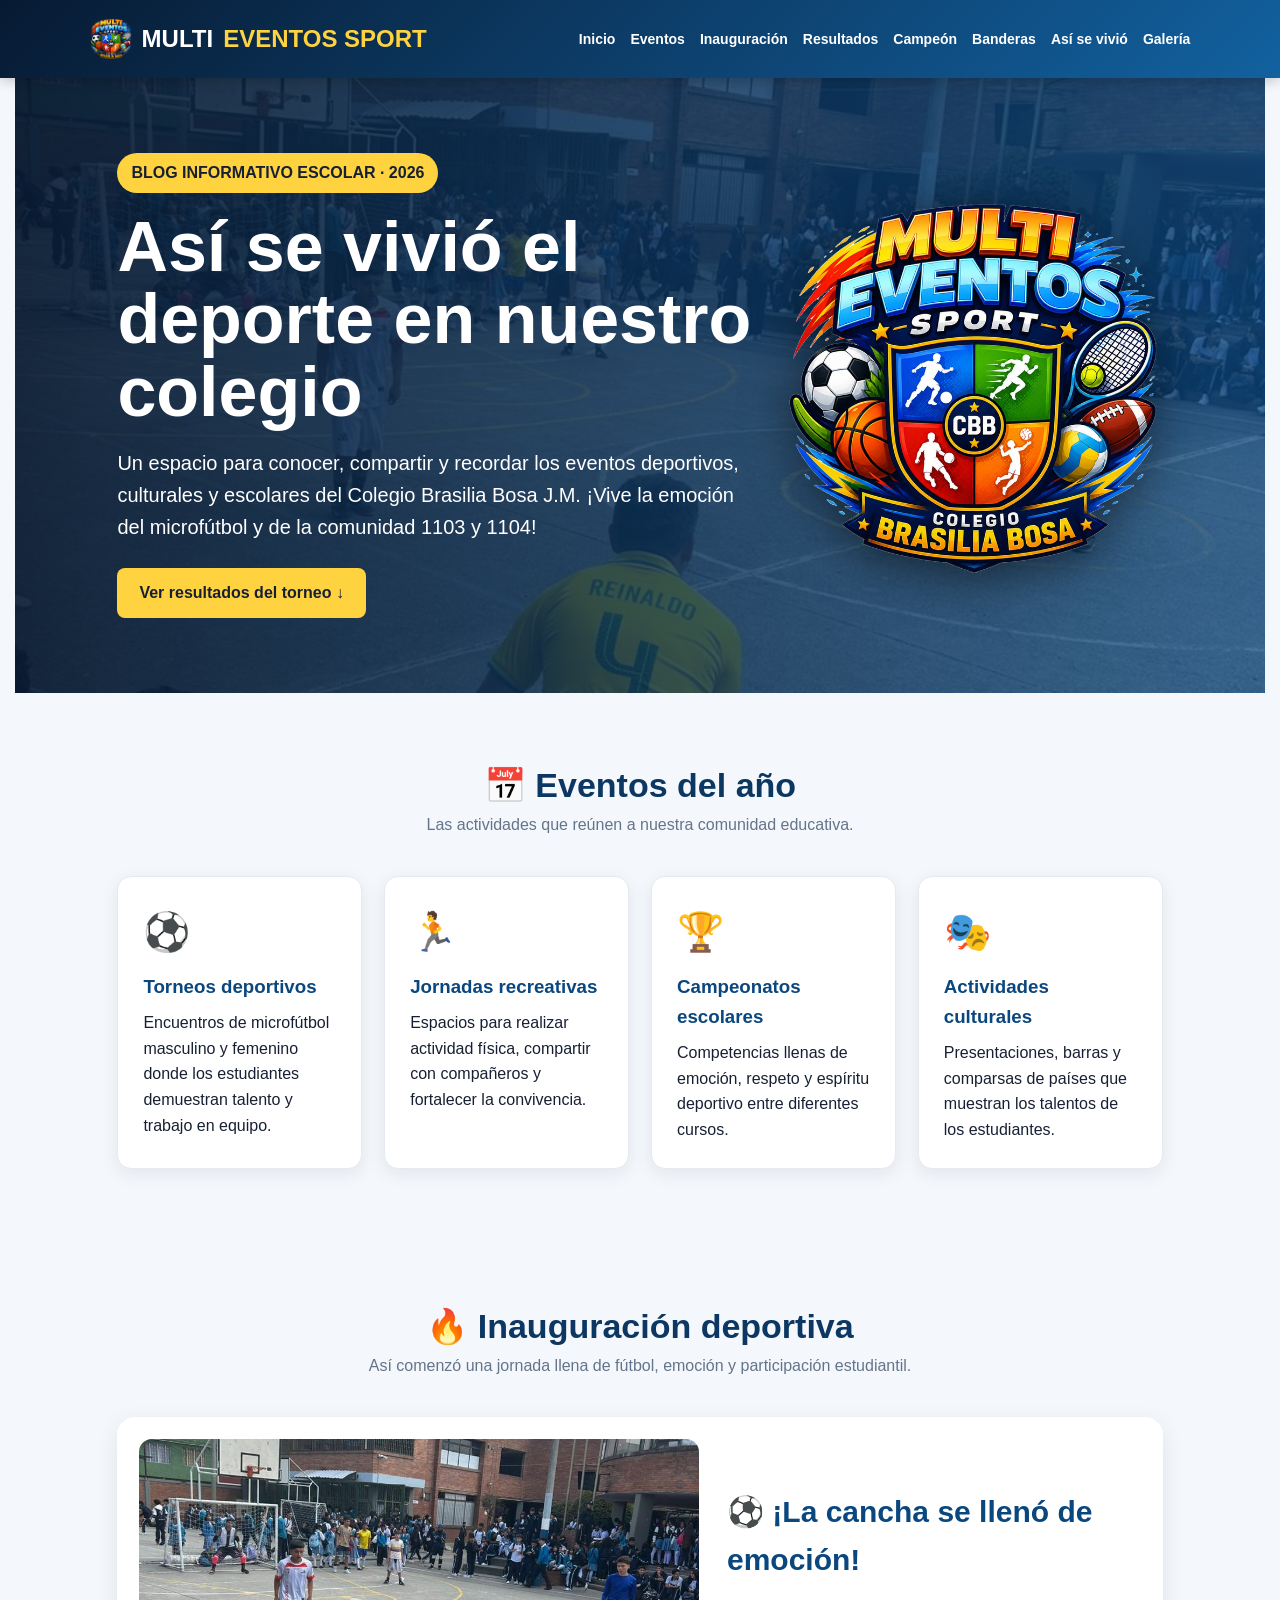
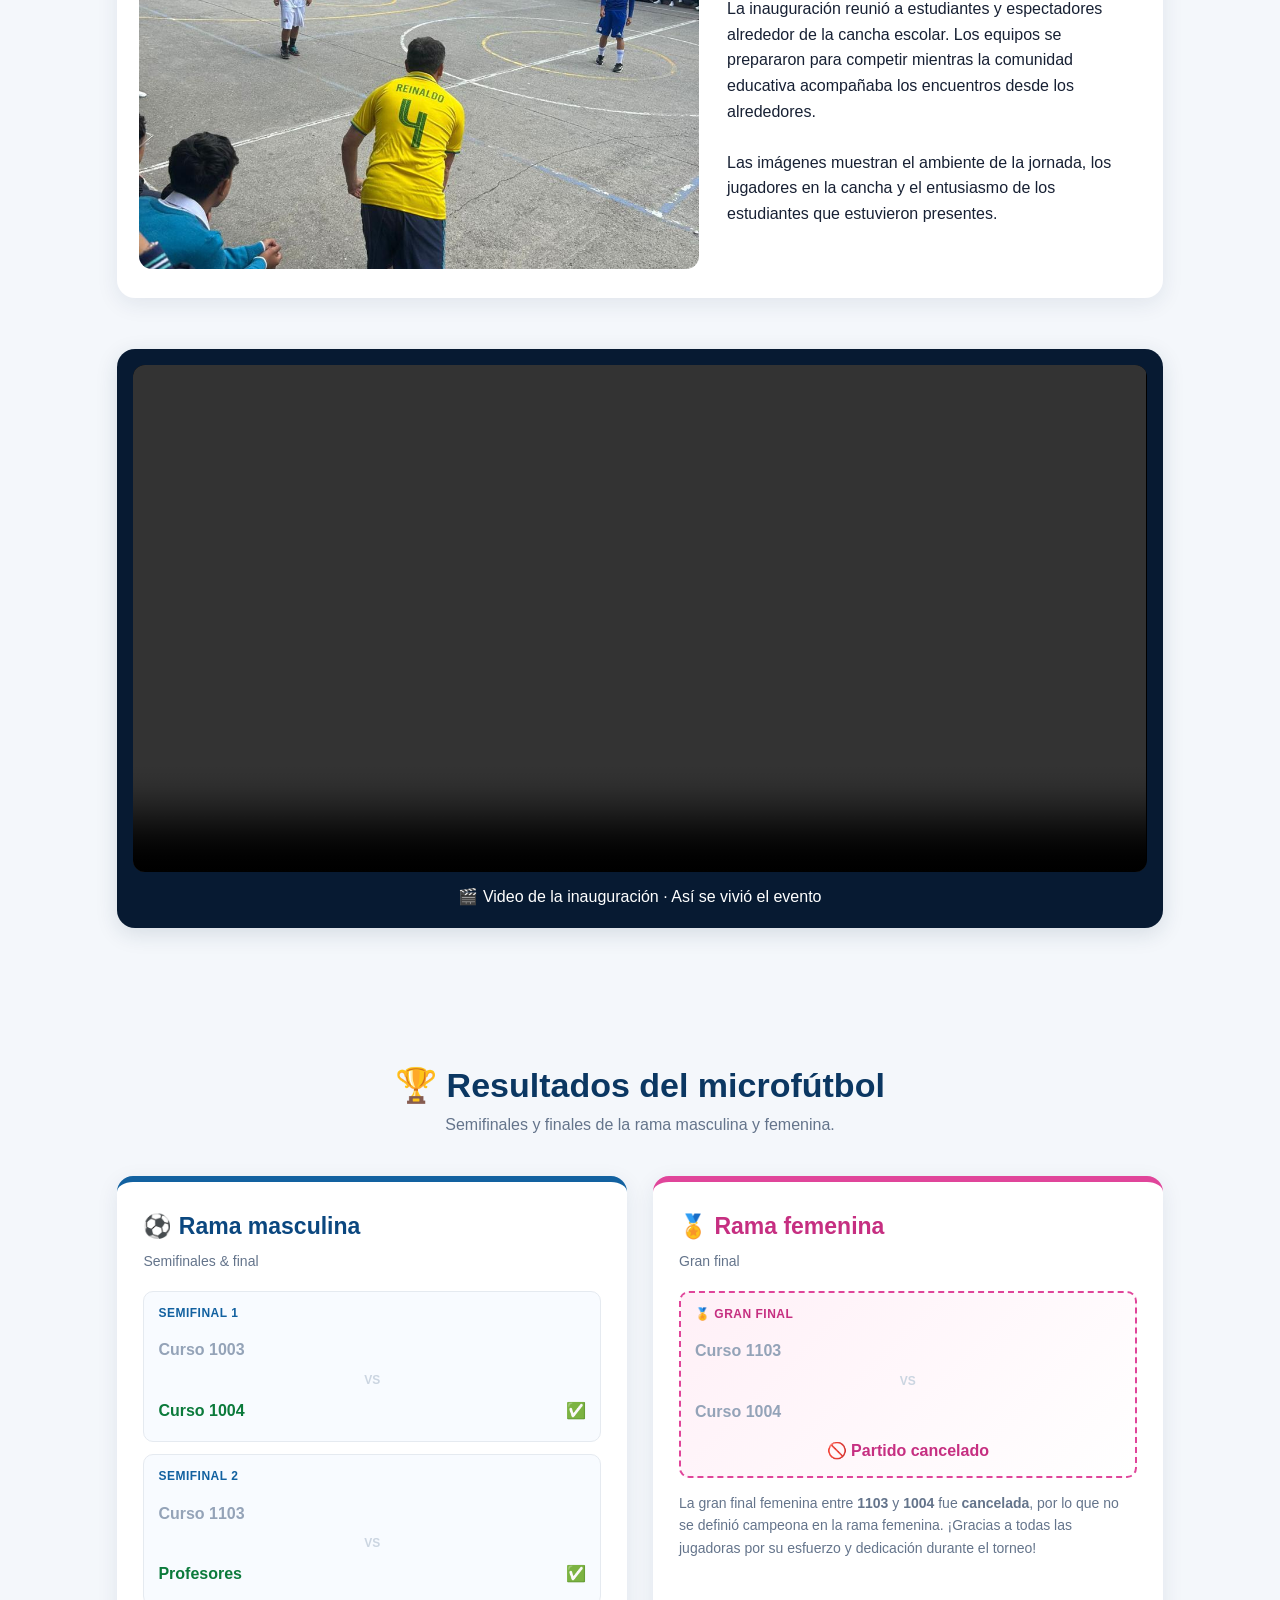
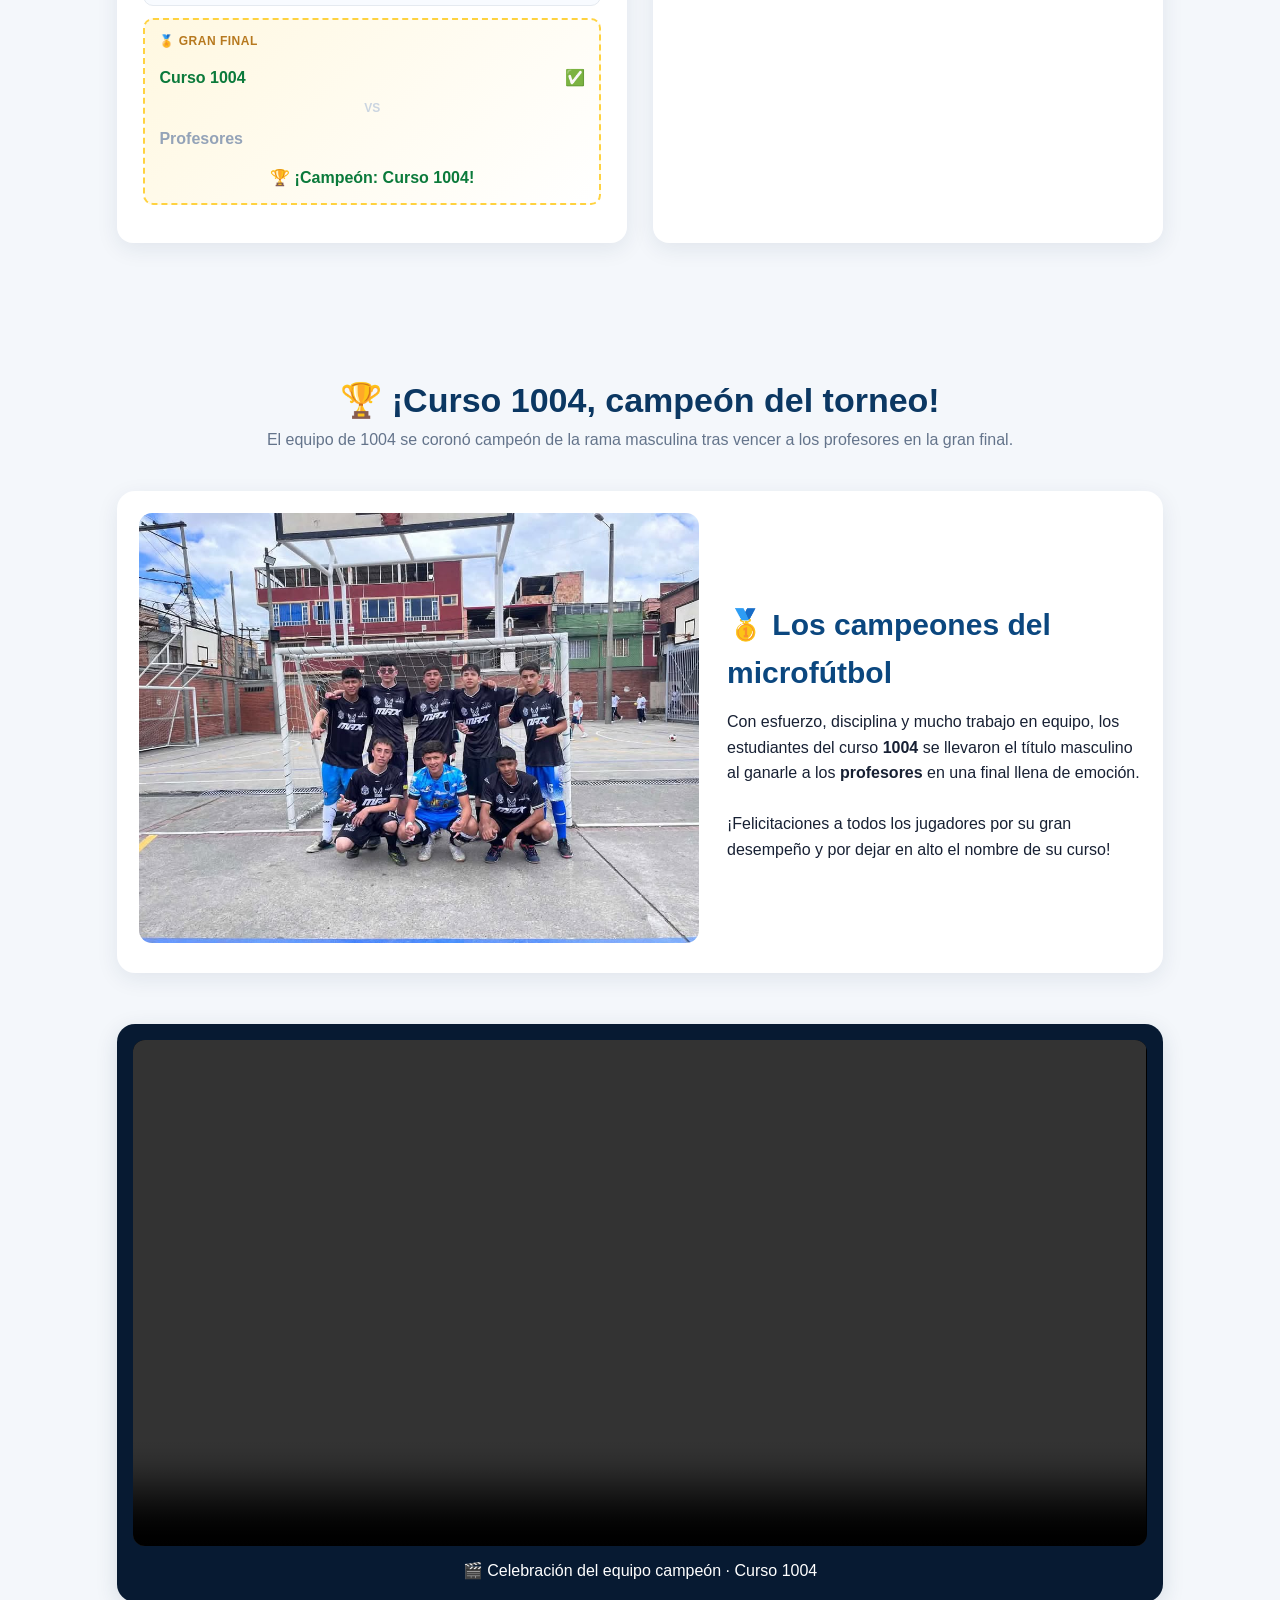
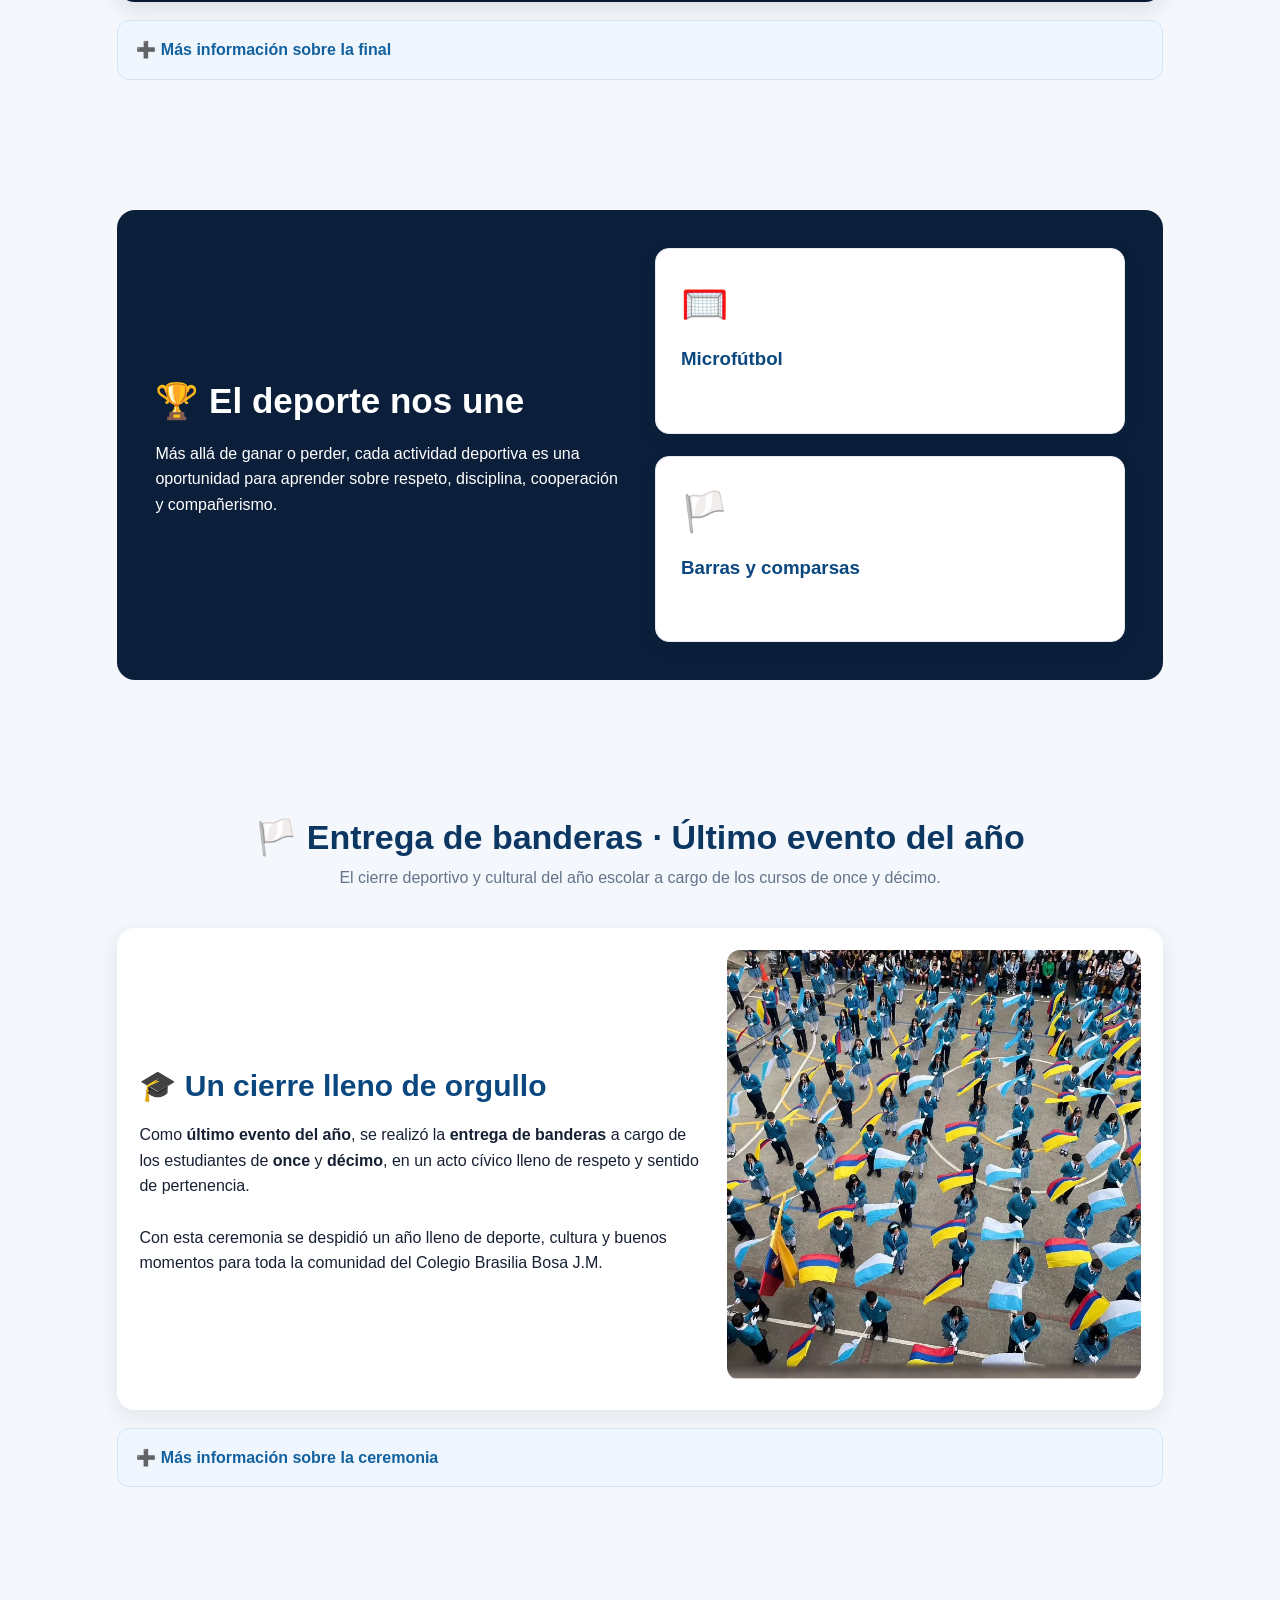
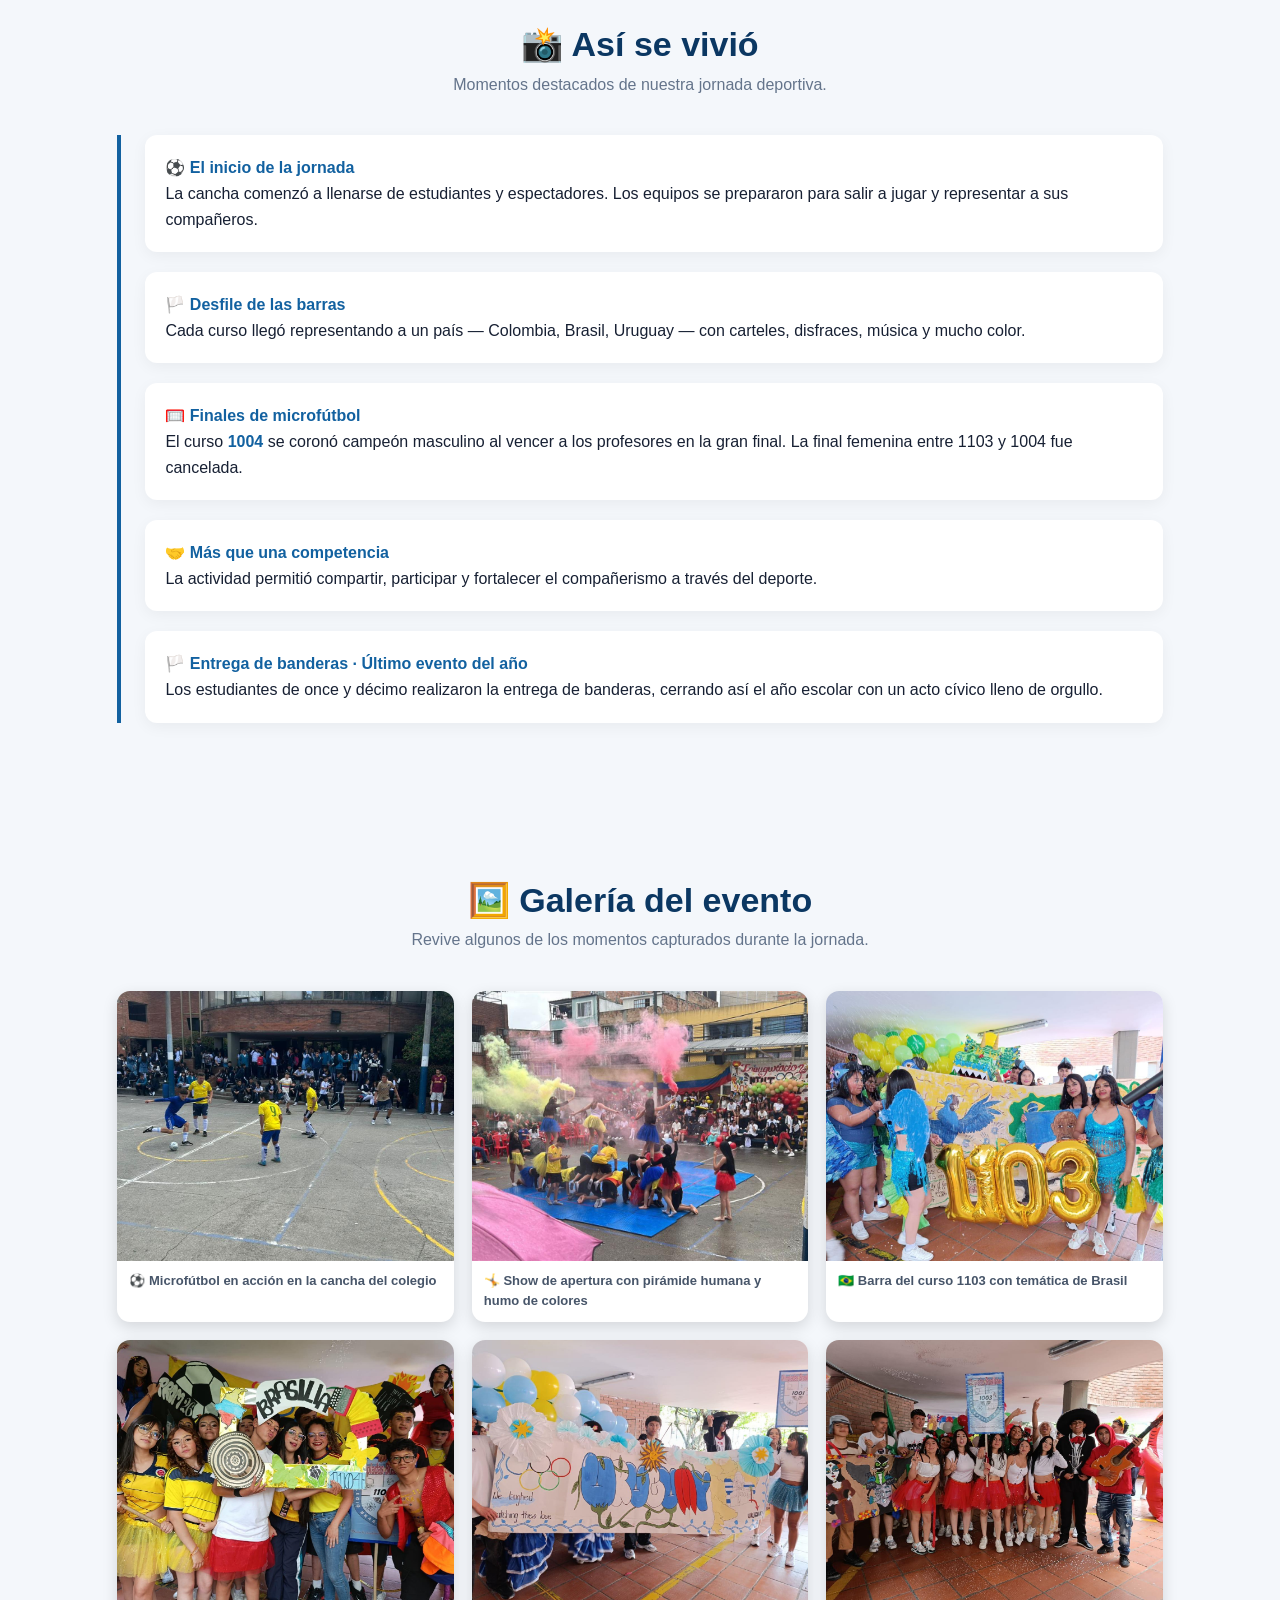
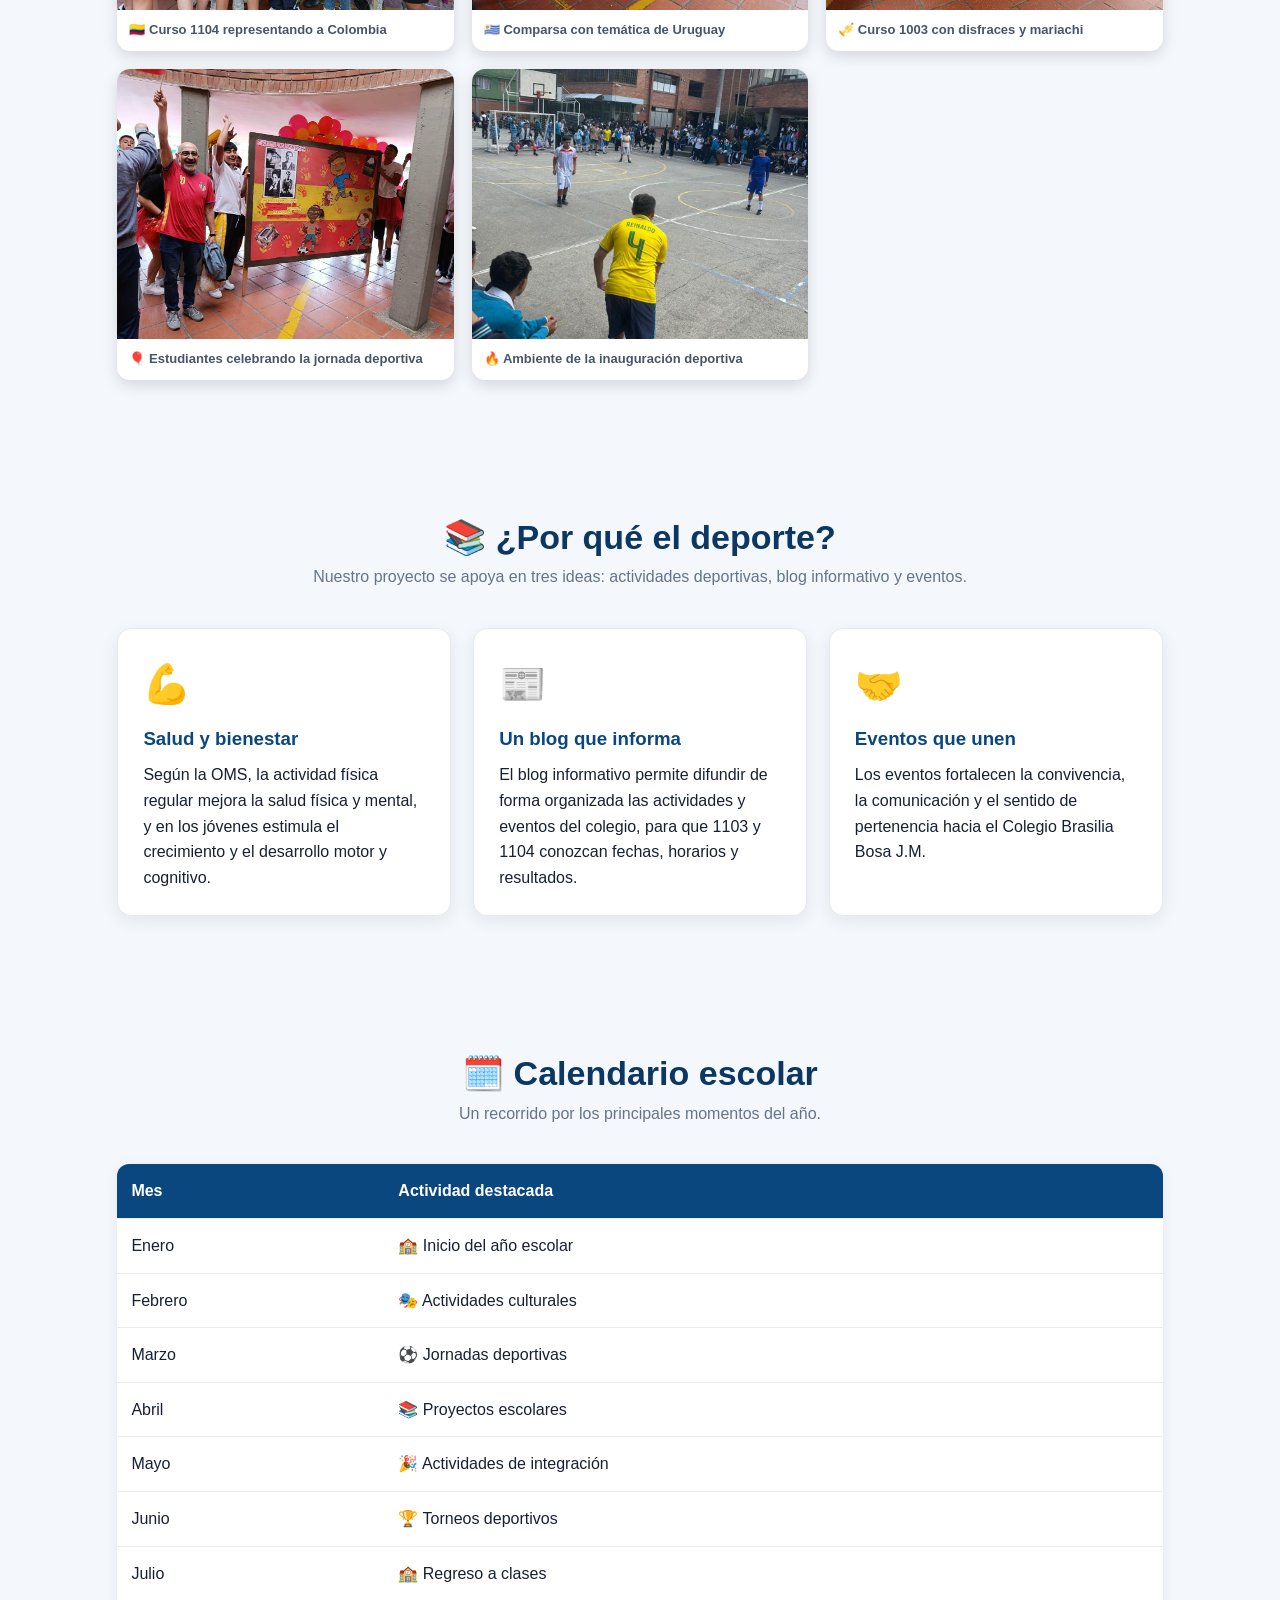
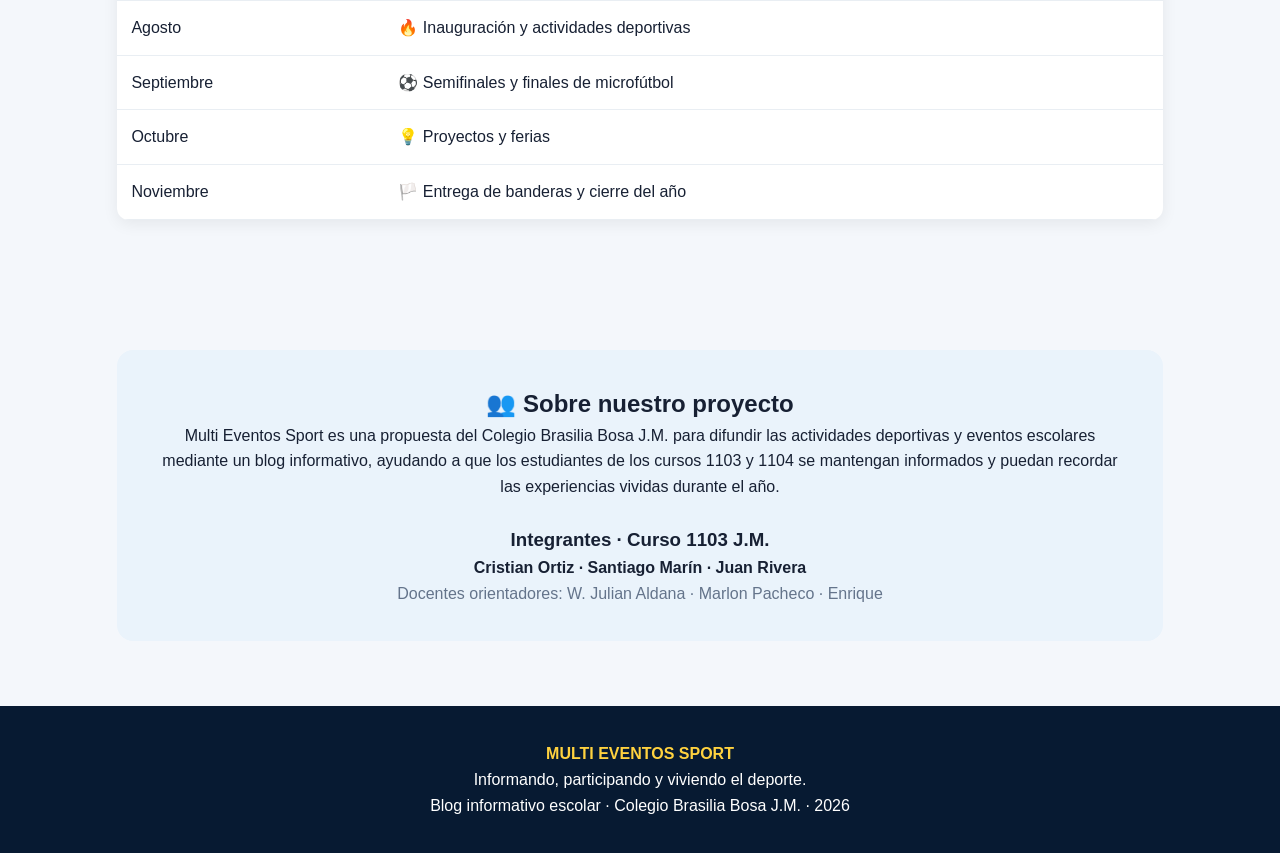
<file: index.html>
<!DOCTYPE html>
<html lang="es">
<head>
<meta charset="UTF-8">
<meta name="viewport" content="width=device-width, initial-scale=1.0">
<title>Multi Eventos Sport | Así se vivió</title>
<link rel="icon" href="logo.png">
<link rel="stylesheet" href="style.css">
</head>
<body>
<header>
<div class="nav">
<div class="logo"><img src="logo.png" alt="" class="logo-img">MULTI <span>EVENTOS SPORT</span></div>
<nav>
<a href="#inicio">Inicio</a><a href="#eventos">Eventos</a><a href="#inauguracion">Inauguración</a><a href="#resultados">Resultados</a><a href="#campeon">Campeón</a><a href="#banderas">Banderas</a><a href="#vivio">Así se vivió</a><a href="#galeria">Galería</a>
</nav>
</div>
</header>

<main>
<section class="hero" id="inicio">
<div>
<span class="tag">BLOG INFORMATIVO ESCOLAR · 2026</span>
<h1>Así se vivió el deporte en nuestro colegio</h1>
<p>Un espacio para conocer, compartir y recordar los eventos deportivos, culturales y escolares del Colegio Brasilia Bosa J.M. ¡Vive la emoción del microfútbol y de la comunidad 1103 y 1104!</p>
<a class="btn" href="#resultados">Ver resultados del torneo ↓</a>
</div>
<img class="hero-logo" src="logo.png" alt="Logo de Multi Eventos Sport del Colegio Brasilia Bosa">
</section>

<section id="eventos">
<div class="title"><h2>📅 Eventos del año</h2><p>Las actividades que reúnen a nuestra comunidad educativa.</p></div>
<div class="cards">
<div class="card"><div class="icon">⚽</div><h3>Torneos deportivos</h3><p>Encuentros de microfútbol masculino y femenino donde los estudiantes demuestran talento y trabajo en equipo.</p></div>
<div class="card"><div class="icon">🏃</div><h3>Jornadas recreativas</h3><p>Espacios para realizar actividad física, compartir con compañeros y fortalecer la convivencia.</p></div>
<div class="card"><div class="icon">🏆</div><h3>Campeonatos escolares</h3><p>Competencias llenas de emoción, respeto y espíritu deportivo entre diferentes cursos.</p></div>
<div class="card"><div class="icon">🎭</div><h3>Actividades culturales</h3><p>Presentaciones, barras y comparsas de países que muestran los talentos de los estudiantes.</p></div>
</div>
</section>

<section id="inauguracion">
<div class="title">
<h2>🔥 Inauguración deportiva</h2>
<p>Así comenzó una jornada llena de fútbol, emoción y participación estudiantil.</p>
</div>

<div class="feature">
<a href="#lb8"><img src="inauguracion_1.png" alt="Jornada deportiva de inauguración"></a>
<div>
<h3>⚽ ¡La cancha se llenó de emoción!</h3>
<p>La inauguración reunió a estudiantes y espectadores alrededor de la cancha escolar. Los equipos se prepararon para competir mientras la comunidad educativa acompañaba los encuentros desde los alrededores.</p>
<br>
<p>Las imágenes muestran el ambiente de la jornada, los jugadores en la cancha y el entusiasmo de los estudiantes que estuvieron presentes.</p>
</div>
</div>

<br><br>

<div class="video-box">
<video controls preload="metadata">
<source src="inauguracion.mp4" type="video/mp4">
Tu navegador no puede reproducir este video.
</video>
<div class="caption">🎬 Video de la inauguración · Así se vivió el evento</div>
</div>
</section>

<section id="resultados">
<div class="title"><h2>🏆 Resultados del microfútbol</h2><p>Semifinales y finales de la rama masculina y femenina.</p></div>
<div class="bracket-wrap">

<div class="bcol">
<h3>⚽ Rama masculina</h3>
<div class="sub">Semifinales &amp; final</div>
<div class="match">
<div class="lbl">Semifinal 1</div>
<div class="row lose"><span>Curso 1003</span></div>
<div class="vs">VS</div>
<div class="row win"><span>Curso 1004</span></div>
</div>
<div class="match">
<div class="lbl">Semifinal 2</div>
<div class="row lose"><span>Curso 1103</span></div>
<div class="vs">VS</div>
<div class="row win"><span>Profesores</span></div>
</div>
<div class="match final">
<div class="lbl">🏅 Gran final</div>
<div class="row win"><span>Curso 1004</span></div>
<div class="vs">VS</div>
<div class="row lose"><span>Profesores</span></div>
<p style="text-align:center;margin-top:8px;font-weight:800;color:#0b7a3b">🏆 ¡Campeón: Curso 1004!</p>
</div>
</div>

<div class="bcol women">
<h3>🏅 Rama femenina</h3>
<div class="sub">Gran final</div>
<div class="match final">
<div class="lbl">🏅 Gran final</div>
<div class="row lose"><span>Curso 1103</span></div>
<div class="vs">VS</div>
<div class="row lose"><span>Curso 1004</span></div>
<p style="text-align:center;margin-top:8px;font-weight:800;color:#c62f81">🚫 Partido cancelado</p>
</div>
<p style="color:#64748b;font-size:14px;margin-top:14px">La gran final femenina entre <strong>1103</strong> y <strong>1004</strong> fue <strong>cancelada</strong>, por lo que no se definió campeona en la rama femenina. ¡Gracias a todas las jugadoras por su esfuerzo y dedicación durante el torneo!</p>
</div>

</div>
</section>

<section id="campeon">
<div class="title"><h2>🏆 ¡Curso 1004, campeón del torneo!</h2><p>El equipo de 1004 se coronó campeón de la rama masculina tras vencer a los profesores en la gran final.</p></div>
<div class="feature">
<a href="#lb9"><img src="equipo_1004.png" alt="Equipo campeón del curso 1004"></a>
<div>
<h3>🥇 Los campeones del microfútbol</h3>
<p>Con esfuerzo, disciplina y mucho trabajo en equipo, los estudiantes del curso <strong>1004</strong> se llevaron el título masculino al ganarle a los <strong>profesores</strong> en una final llena de emoción.</p>
<br>
<p>¡Felicitaciones a todos los jugadores por su gran desempeño y por dejar en alto el nombre de su curso!</p>
</div>
</div>
<br><br>
<div class="video-box">
<video controls preload="metadata">
<source src="campeon_1004.mp4" type="video/mp4">
Tu navegador no puede reproducir este video.
</video>
<div class="caption">🎬 Celebración del equipo campeón · Curso 1004</div>
</div>
<details class="more">
<summary>Más información sobre la final</summary>
<p>El curso <strong>1004</strong> llegó a la gran final tras vencer a <strong>1003</strong> en semifinales y se enfrentó al equipo de <strong>profesores</strong>, al que superó para quedarse con el título de campeón de la rama masculina del torneo.</p>
</details>
</section>

<section>
<div class="highlight">
<div><h2>🏆 El deporte nos une</h2><p>Más allá de ganar o perder, cada actividad deportiva es una oportunidad para aprender sobre respeto, disciplina, cooperación y compañerismo.</p></div>
<div class="cards">
<div class="card"><div class="icon">🥅</div><h3>Microfútbol</h3><p>Partidos llenos de emoción.</p></div>
<div class="card"><div class="icon">🏳️</div><h3>Barras y comparsas</h3><p>Cada curso representa un país.</p></div>
</div>
</div>
</section>

<section id="banderas">
<div class="title"><h2>🏳️ Entrega de banderas · Último evento del año</h2><p>El cierre deportivo y cultural del año escolar a cargo de los cursos de once y décimo.</p></div>
<div class="feature">
<div>
<h3>🎓 Un cierre lleno de orgullo</h3>
<p>Como <strong>último evento del año</strong>, se realizó la <strong>entrega de banderas</strong> a cargo de los estudiantes de <strong>once</strong> y <strong>décimo</strong>, en un acto cívico lleno de respeto y sentido de pertenencia.</p>
<br>
<p>Con esta ceremonia se despidió un año lleno de deporte, cultura y buenos momentos para toda la comunidad del Colegio Brasilia Bosa J.M.</p>
</div>
<a href="#lb10"><img src="entrega_banderas.png" alt="Entrega de banderas de los cursos de once y décimo"></a>
</div>
<details class="more">
<summary>Más información sobre la ceremonia</summary>
<p>Durante la entrega de banderas, los estudiantes de <strong>décimo</strong> llevaban la <strong>bandera de Colombia</strong> y los de <strong>once</strong> la <strong>bandera del colegio</strong>. En el acto se realizaba el <strong>intercambio</strong> de las banderas, como símbolo del relevo y la despedida entre los cursos.</p>
</details>
</section>

<section id="vivio">
<div class="title"><h2>📸 Así se vivió</h2><p>Momentos destacados de nuestra jornada deportiva.</p></div>
<div class="timeline">
<div class="event"><strong>⚽ El inicio de la jornada</strong><p>La cancha comenzó a llenarse de estudiantes y espectadores. Los equipos se prepararon para salir a jugar y representar a sus compañeros.</p></div>
<div class="event"><strong>🏳️ Desfile de las barras</strong><p>Cada curso llegó representando a un país — Colombia, Brasil, Uruguay — con carteles, disfraces, música y mucho color.</p></div>
<div class="event"><strong>🥅 Finales de microfútbol</strong><p>El curso <strong>1004</strong> se coronó campeón masculino al vencer a los profesores en la gran final. La final femenina entre 1103 y 1004 fue cancelada.</p></div>
<div class="event"><strong>🤝 Más que una competencia</strong><p>La actividad permitió compartir, participar y fortalecer el compañerismo a través del deporte.</p></div>
<div class="event"><strong>🏳️ Entrega de banderas · Último evento del año</strong><p>Los estudiantes de once y décimo realizaron la entrega de banderas, cerrando así el año escolar con un acto cívico lleno de orgullo.</p></div>
</div>
</section>

<section id="galeria">
<div class="title"><h2>🖼️ Galería del evento</h2><p>Revive algunos de los momentos capturados durante la jornada.</p></div>
<div class="gallery">
<figure><a href="#lb1"><img src="foto_1.png" alt="Partido de microfútbol"></a><figcaption>⚽ Microfútbol en acción en la cancha del colegio</figcaption></figure>
<figure><a href="#lb2"><img src="foto_7.png" alt="Pirámide humana y show de apertura"></a><figcaption>🤸 Show de apertura con pirámide humana y humo de colores</figcaption></figure>
<figure><a href="#lb3"><img src="foto_3.png" alt="Barra del curso 1103 temática Brasil"></a><figcaption>🇧🇷 Barra del curso 1103 con temática de Brasil</figcaption></figure>
<figure><a href="#lb4"><img src="foto_6.png" alt="Curso 1104 con camisetas de Colombia"></a><figcaption>🇨🇴 Curso 1104 representando a Colombia</figcaption></figure>
<figure><a href="#lb5"><img src="foto_4.png" alt="Barra temática Uruguay"></a><figcaption>🇺🇾 Comparsa con temática de Uruguay</figcaption></figure>
<figure><a href="#lb6"><img src="foto_5.png" alt="Estudiantes disfrazados curso 1003"></a><figcaption>🎺 Curso 1003 con disfraces y mariachi</figcaption></figure>
<figure><a href="#lb7"><img src="foto_2.png" alt="Estudiantes celebrando el evento"></a><figcaption>🎈 Estudiantes celebrando la jornada deportiva</figcaption></figure>
<figure><a href="#lb8"><img src="inauguracion_1.png" alt="Inauguración deportiva"></a><figcaption>🔥 Ambiente de la inauguración deportiva</figcaption></figure>
</div>
</section>

<section>
<div class="title"><h2>📚 ¿Por qué el deporte?</h2><p>Nuestro proyecto se apoya en tres ideas: actividades deportivas, blog informativo y eventos.</p></div>
<div class="cards">
<div class="card"><div class="icon">💪</div><h3>Salud y bienestar</h3><p>Según la OMS, la actividad física regular mejora la salud física y mental, y en los jóvenes estimula el crecimiento y el desarrollo motor y cognitivo.</p></div>
<div class="card"><div class="icon">📰</div><h3>Un blog que informa</h3><p>El blog informativo permite difundir de forma organizada las actividades y eventos del colegio, para que 1103 y 1104 conozcan fechas, horarios y resultados.</p></div>
<div class="card"><div class="icon">🤝</div><h3>Eventos que unen</h3><p>Los eventos fortalecen la convivencia, la comunicación y el sentido de pertenencia hacia el Colegio Brasilia Bosa J.M.</p></div>
</div>
</section>

<section>
<div class="title"><h2>🗓️ Calendario escolar</h2><p>Un recorrido por los principales momentos del año.</p></div>
<table class="calendar">
<tr><th>Mes</th><th>Actividad destacada</th></tr>
<tr><td>Enero</td><td>🏫 Inicio del año escolar</td></tr>
<tr><td>Febrero</td><td>🎭 Actividades culturales</td></tr>
<tr><td>Marzo</td><td>⚽ Jornadas deportivas</td></tr>
<tr><td>Abril</td><td>📚 Proyectos escolares</td></tr>
<tr><td>Mayo</td><td>🎉 Actividades de integración</td></tr>
<tr><td>Junio</td><td>🏆 Torneos deportivos</td></tr>
<tr><td>Julio</td><td>🏫 Regreso a clases</td></tr>
<tr><td>Agosto</td><td>🔥 Inauguración y actividades deportivas</td></tr>
<tr><td>Septiembre</td><td>⚽ Semifinales y finales de microfútbol</td></tr>
<tr><td>Octubre</td><td>💡 Proyectos y ferias</td></tr>
<tr><td>Noviembre</td><td>🏳️ Entrega de banderas y cierre del año</td></tr>
</table>
</section>

<section>
<div class="team">
<h2>👥 Sobre nuestro proyecto</h2>
<p>Multi Eventos Sport es una propuesta del Colegio Brasilia Bosa J.M. para difundir las actividades deportivas y eventos escolares mediante un blog informativo, ayudando a que los estudiantes de los cursos 1103 y 1104 se mantengan informados y puedan recordar las experiencias vividas durante el año.</p>
<br>
<h3>Integrantes · Curso 1103 J.M.</h3>
<p><strong>Cristian Ortiz · Santiago Marín · Juan Rivera</strong></p>
<p style="color:#64748b">Docentes orientadores: W. Julian Aldana · Marlon Pacheco · Enrique</p>
</div>
</section>
</main>

<footer>
<p><strong>MULTI EVENTOS SPORT</strong></p>
<p>Informando, participando y viviendo el deporte.</p>
<p>Blog informativo escolar · Colegio Brasilia Bosa J.M. · 2026</p>
</footer>

<!-- Visores de imagen (ampliar al tocar) -->
<div id="lb1" class="lightbox"><a href="#galeria" class="lb-bg"></a><a href="#galeria" class="close">&times;</a><img src="foto_1.png" alt="Microfútbol en acción"><div class="cap">⚽ Microfútbol en acción en la cancha del colegio</div></div>
<div id="lb2" class="lightbox"><a href="#galeria" class="lb-bg"></a><a href="#galeria" class="close">&times;</a><img src="foto_7.png" alt="Show de apertura"><div class="cap">🤸 Show de apertura con pirámide humana y humo de colores</div></div>
<div id="lb3" class="lightbox"><a href="#galeria" class="lb-bg"></a><a href="#galeria" class="close">&times;</a><img src="foto_3.png" alt="Barra del curso 1103"><div class="cap">🇧🇷 Barra del curso 1103 con temática de Brasil</div></div>
<div id="lb4" class="lightbox"><a href="#galeria" class="lb-bg"></a><a href="#galeria" class="close">&times;</a><img src="foto_6.png" alt="Curso 1104"><div class="cap">🇨🇴 Curso 1104 representando a Colombia</div></div>
<div id="lb5" class="lightbox"><a href="#galeria" class="lb-bg"></a><a href="#galeria" class="close">&times;</a><img src="foto_4.png" alt="Comparsa Uruguay"><div class="cap">🇺🇾 Comparsa con temática de Uruguay</div></div>
<div id="lb6" class="lightbox"><a href="#galeria" class="lb-bg"></a><a href="#galeria" class="close">&times;</a><img src="foto_5.png" alt="Curso 1003"><div class="cap">🎺 Curso 1003 con disfraces y mariachi</div></div>
<div id="lb7" class="lightbox"><a href="#galeria" class="lb-bg"></a><a href="#galeria" class="close">&times;</a><img src="foto_2.png" alt="Estudiantes celebrando"><div class="cap">🎈 Estudiantes celebrando la jornada deportiva</div></div>
<div id="lb8" class="lightbox"><a href="#galeria" class="lb-bg"></a><a href="#galeria" class="close">&times;</a><img src="inauguracion_1.png" alt="Inauguración deportiva"><div class="cap">🔥 Ambiente de la inauguración deportiva</div></div>
<div id="lb9" class="lightbox"><a href="#campeon" class="lb-bg"></a><a href="#campeon" class="close">&times;</a><img src="equipo_1004.png" alt="Equipo campeón 1004"><div class="cap">🏆 Equipo campeón · Curso 1004</div></div>
<div id="lb10" class="lightbox"><a href="#banderas" class="lb-bg"></a><a href="#banderas" class="close">&times;</a><img src="entrega_banderas.png" alt="Entrega de banderas"><div class="cap">🏳️ Entrega de banderas · último evento del año</div></div>
</body>
</html>
</file>
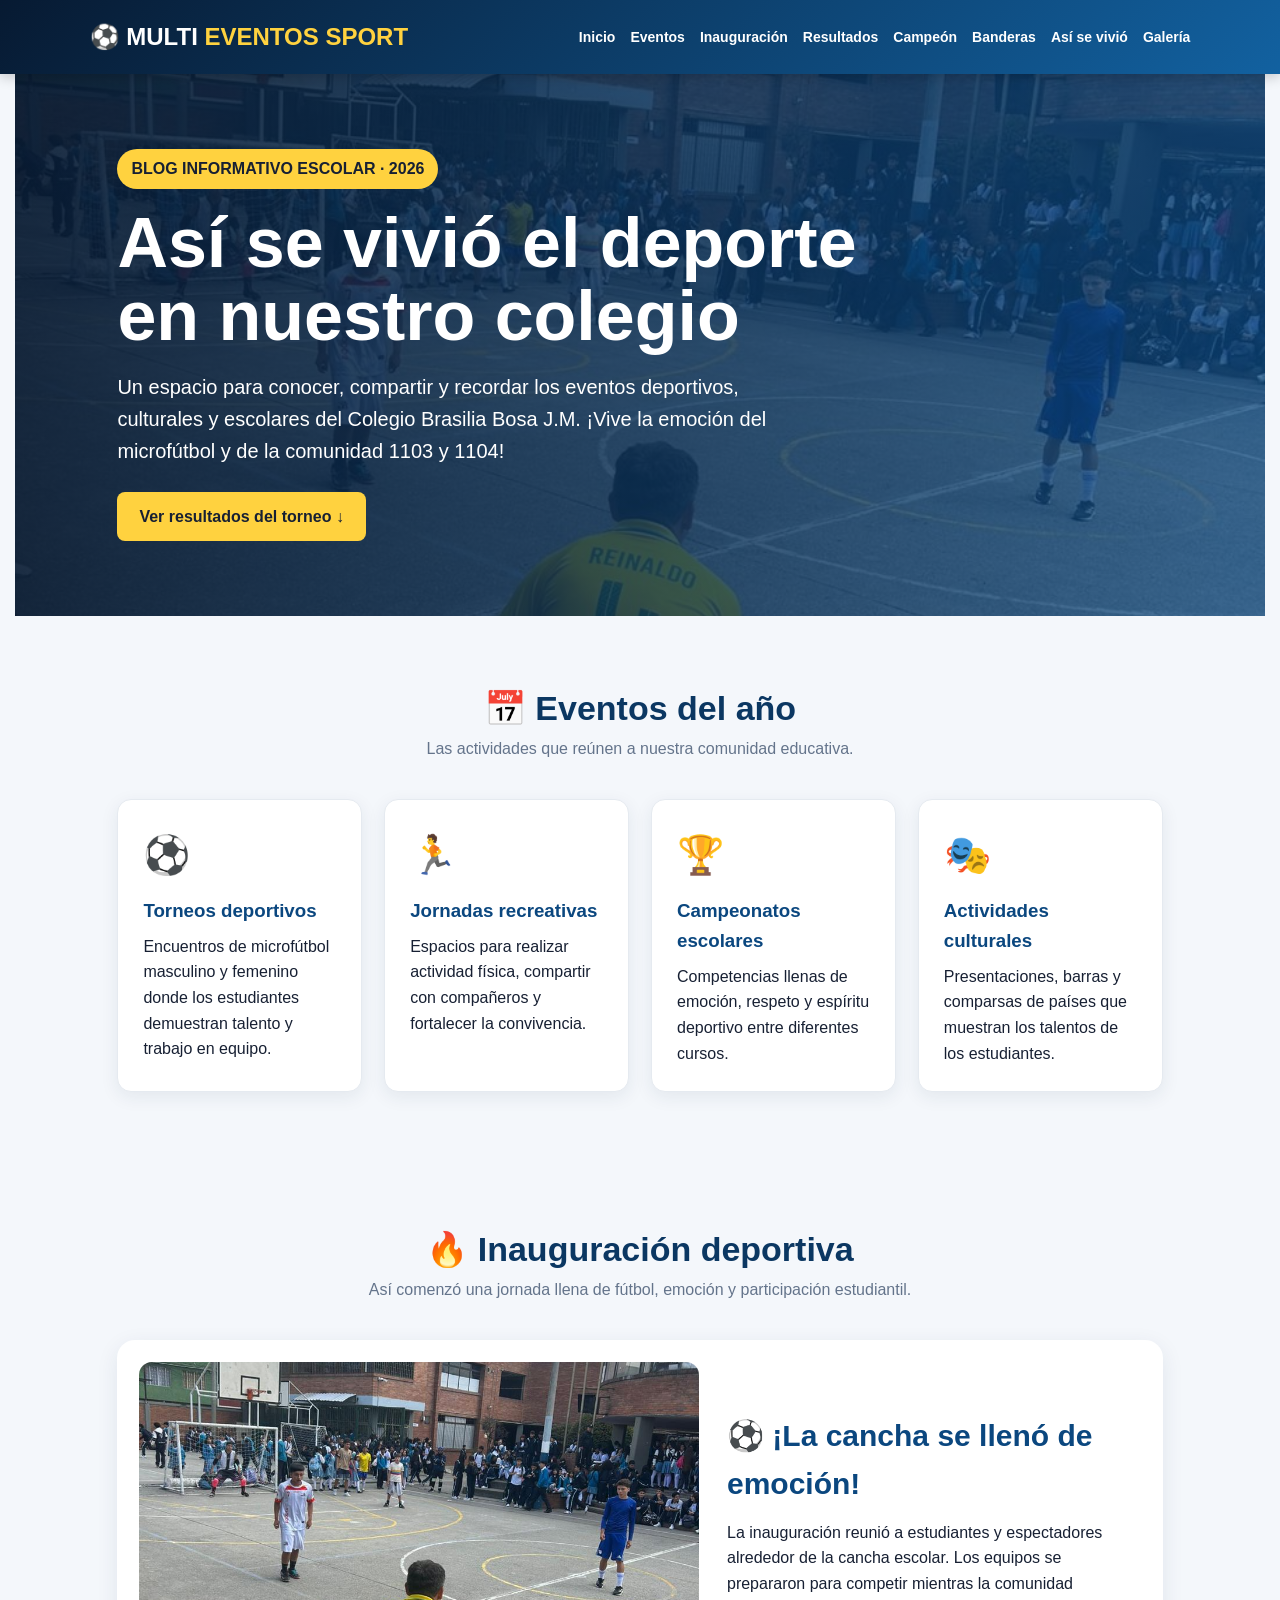
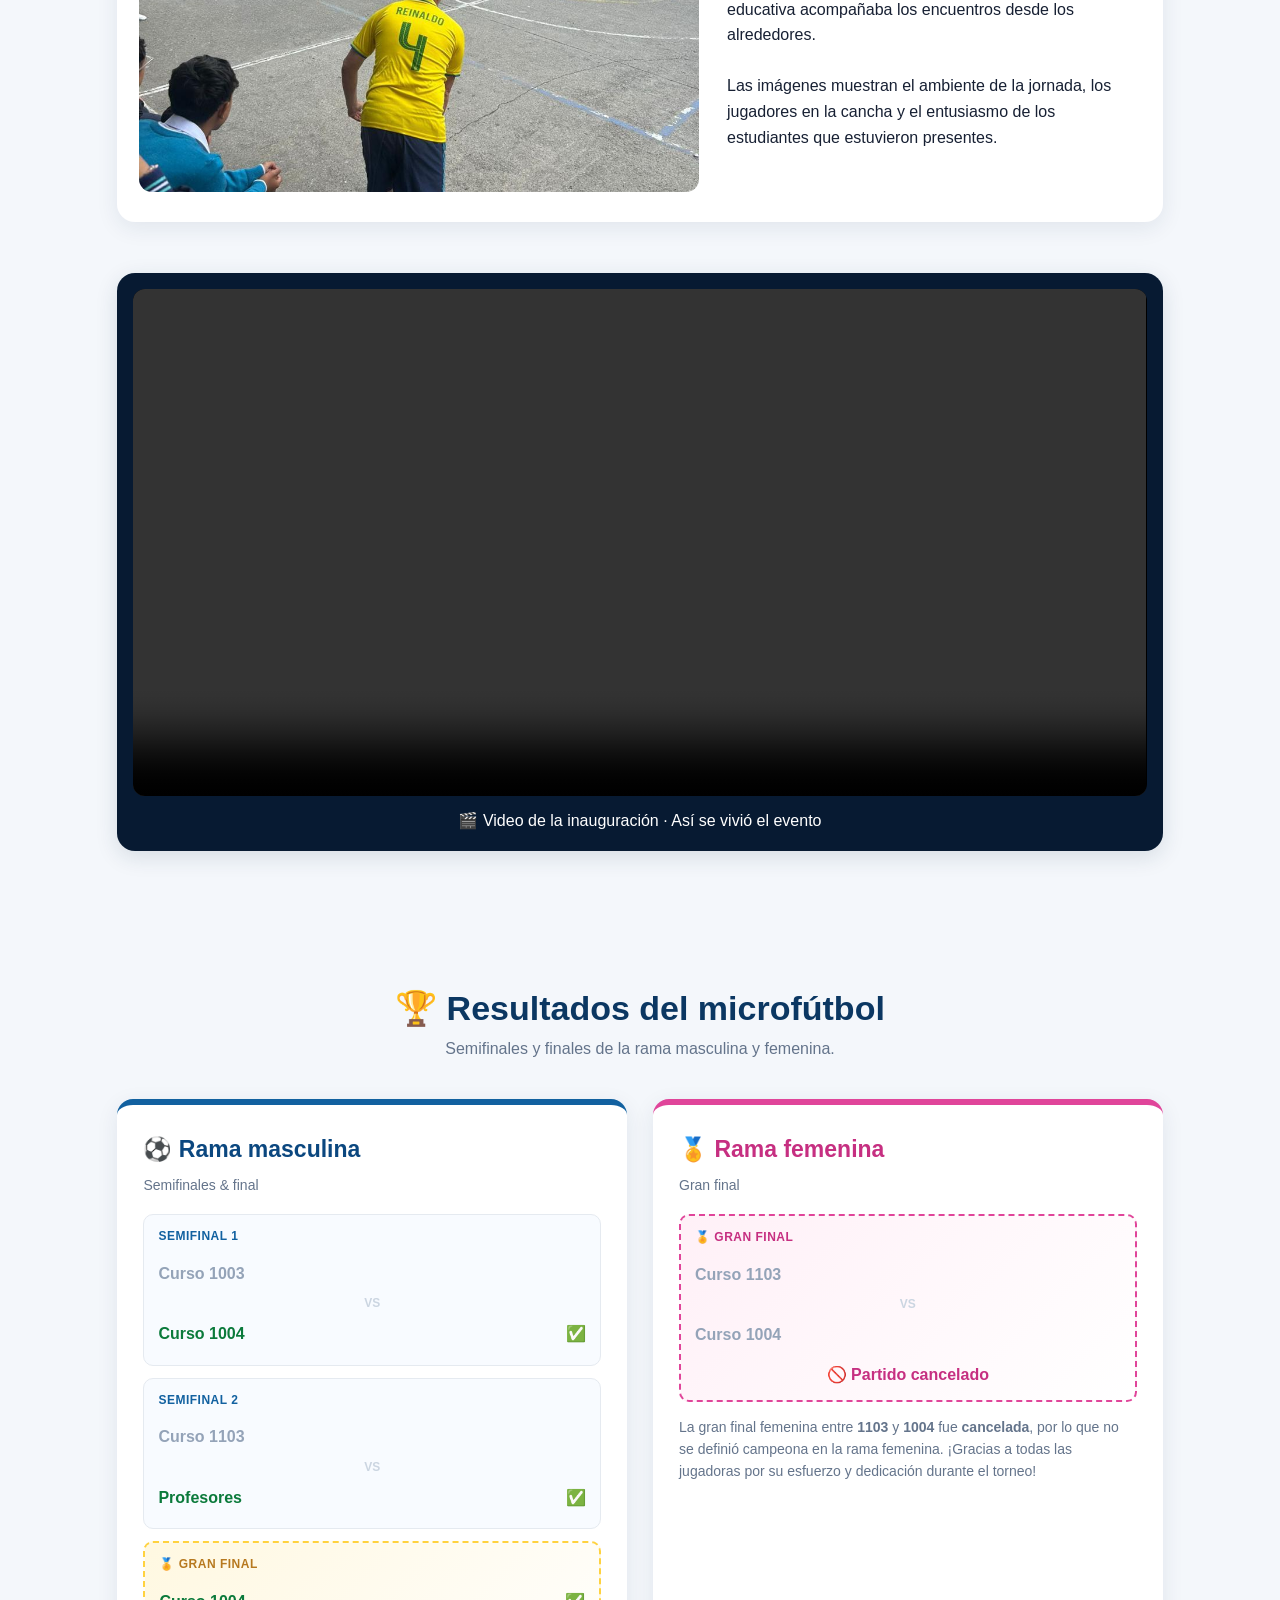
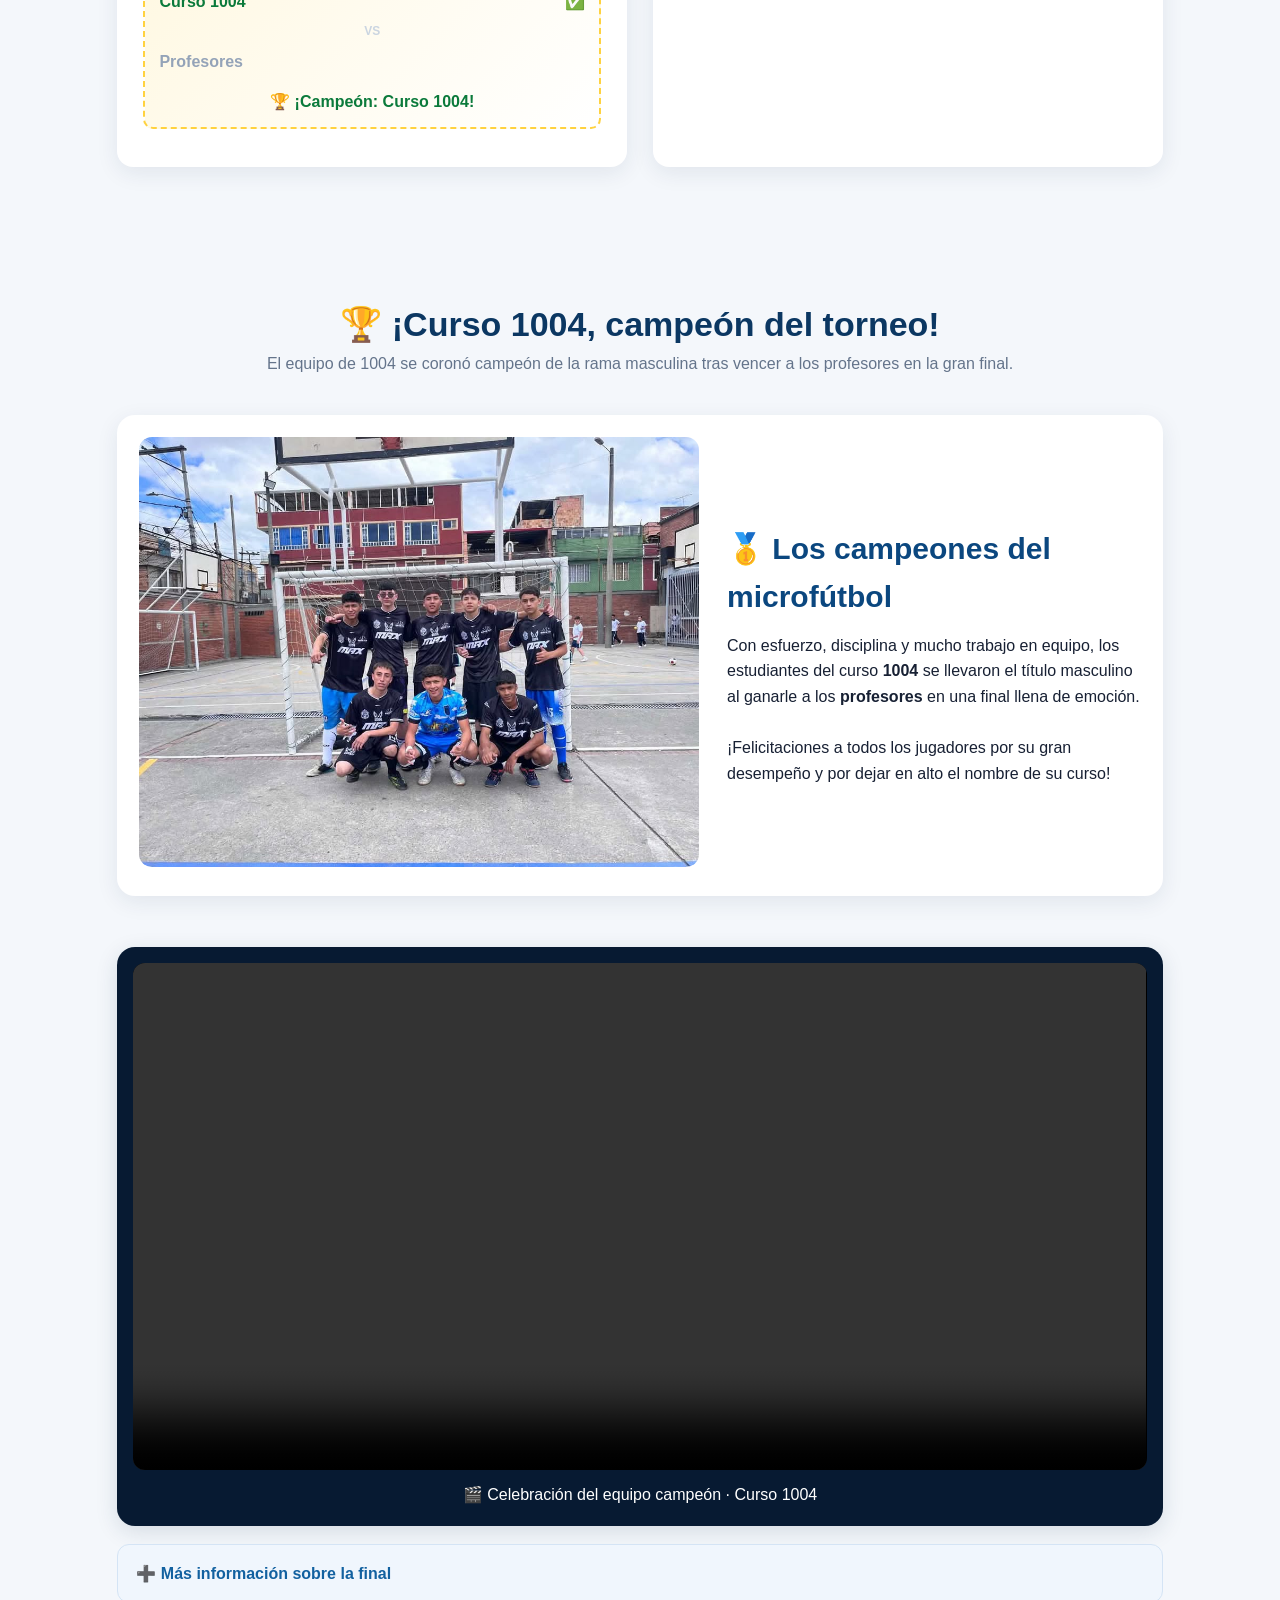
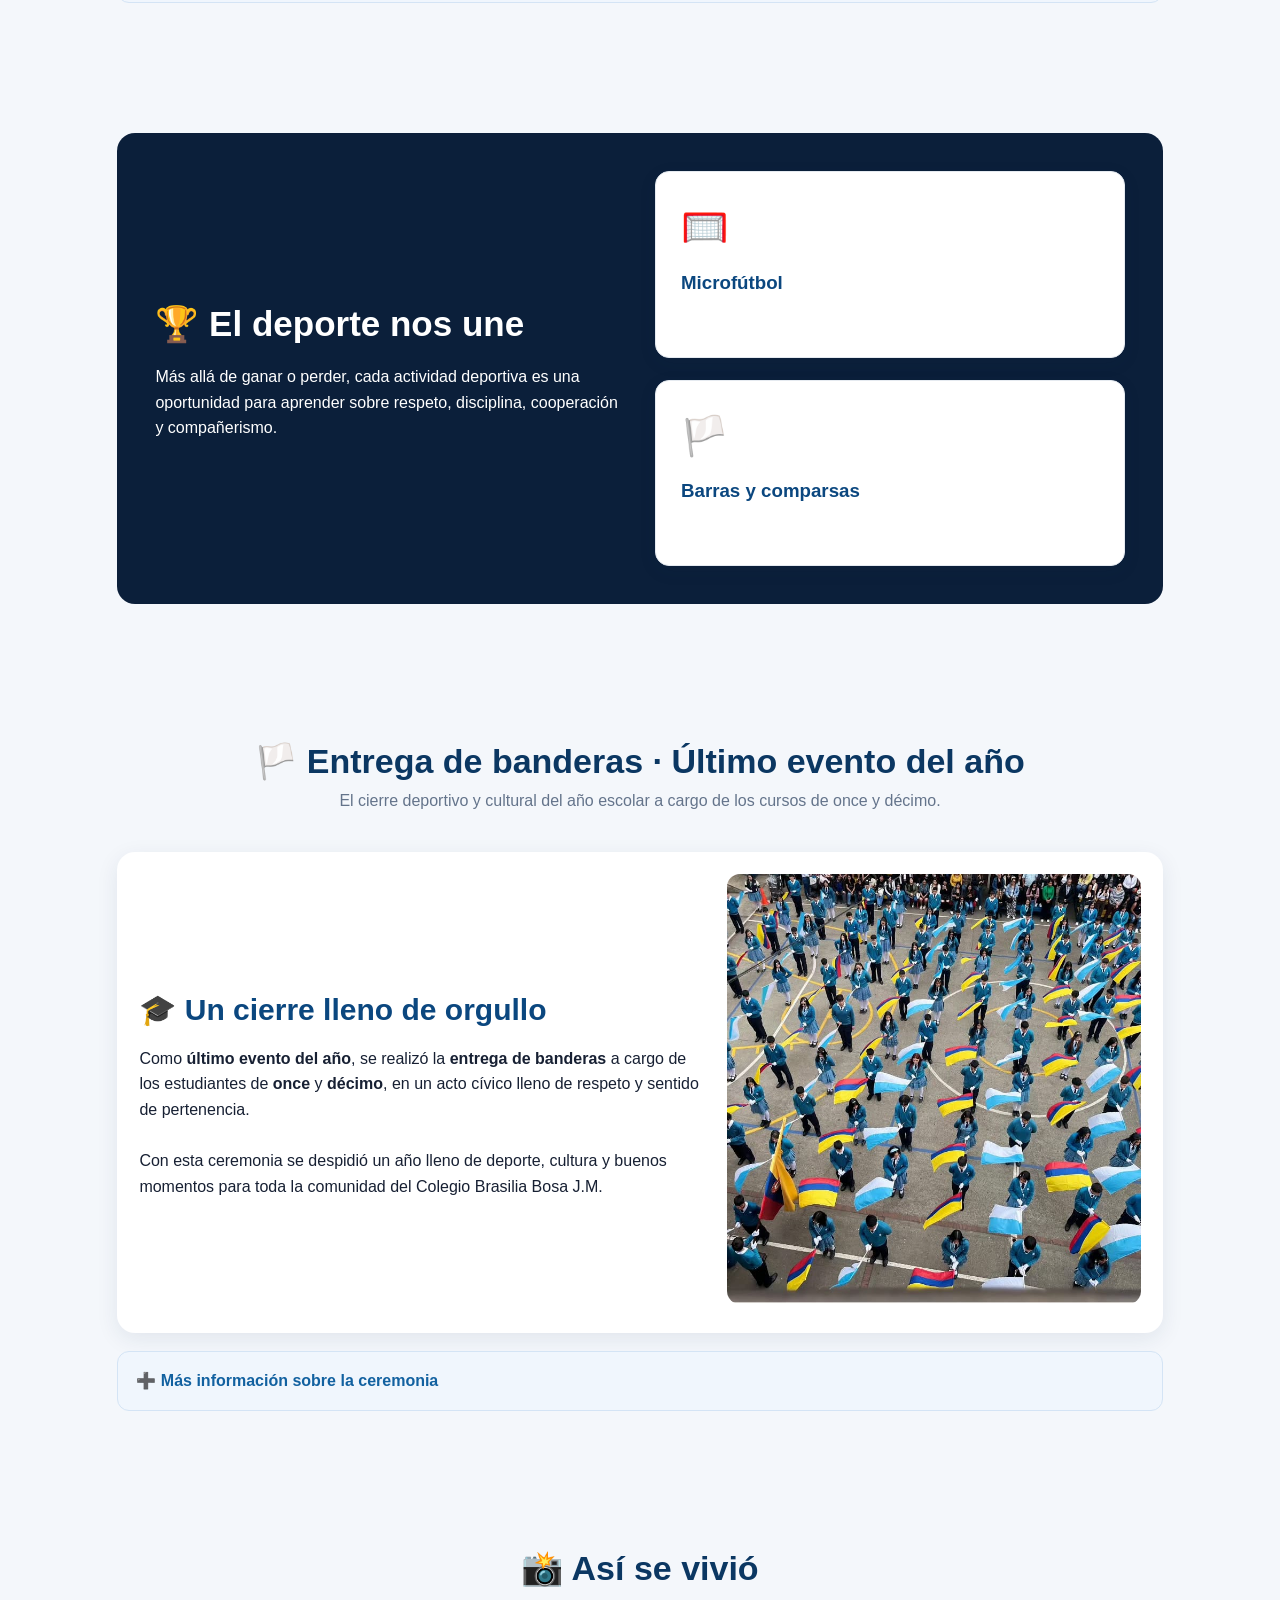
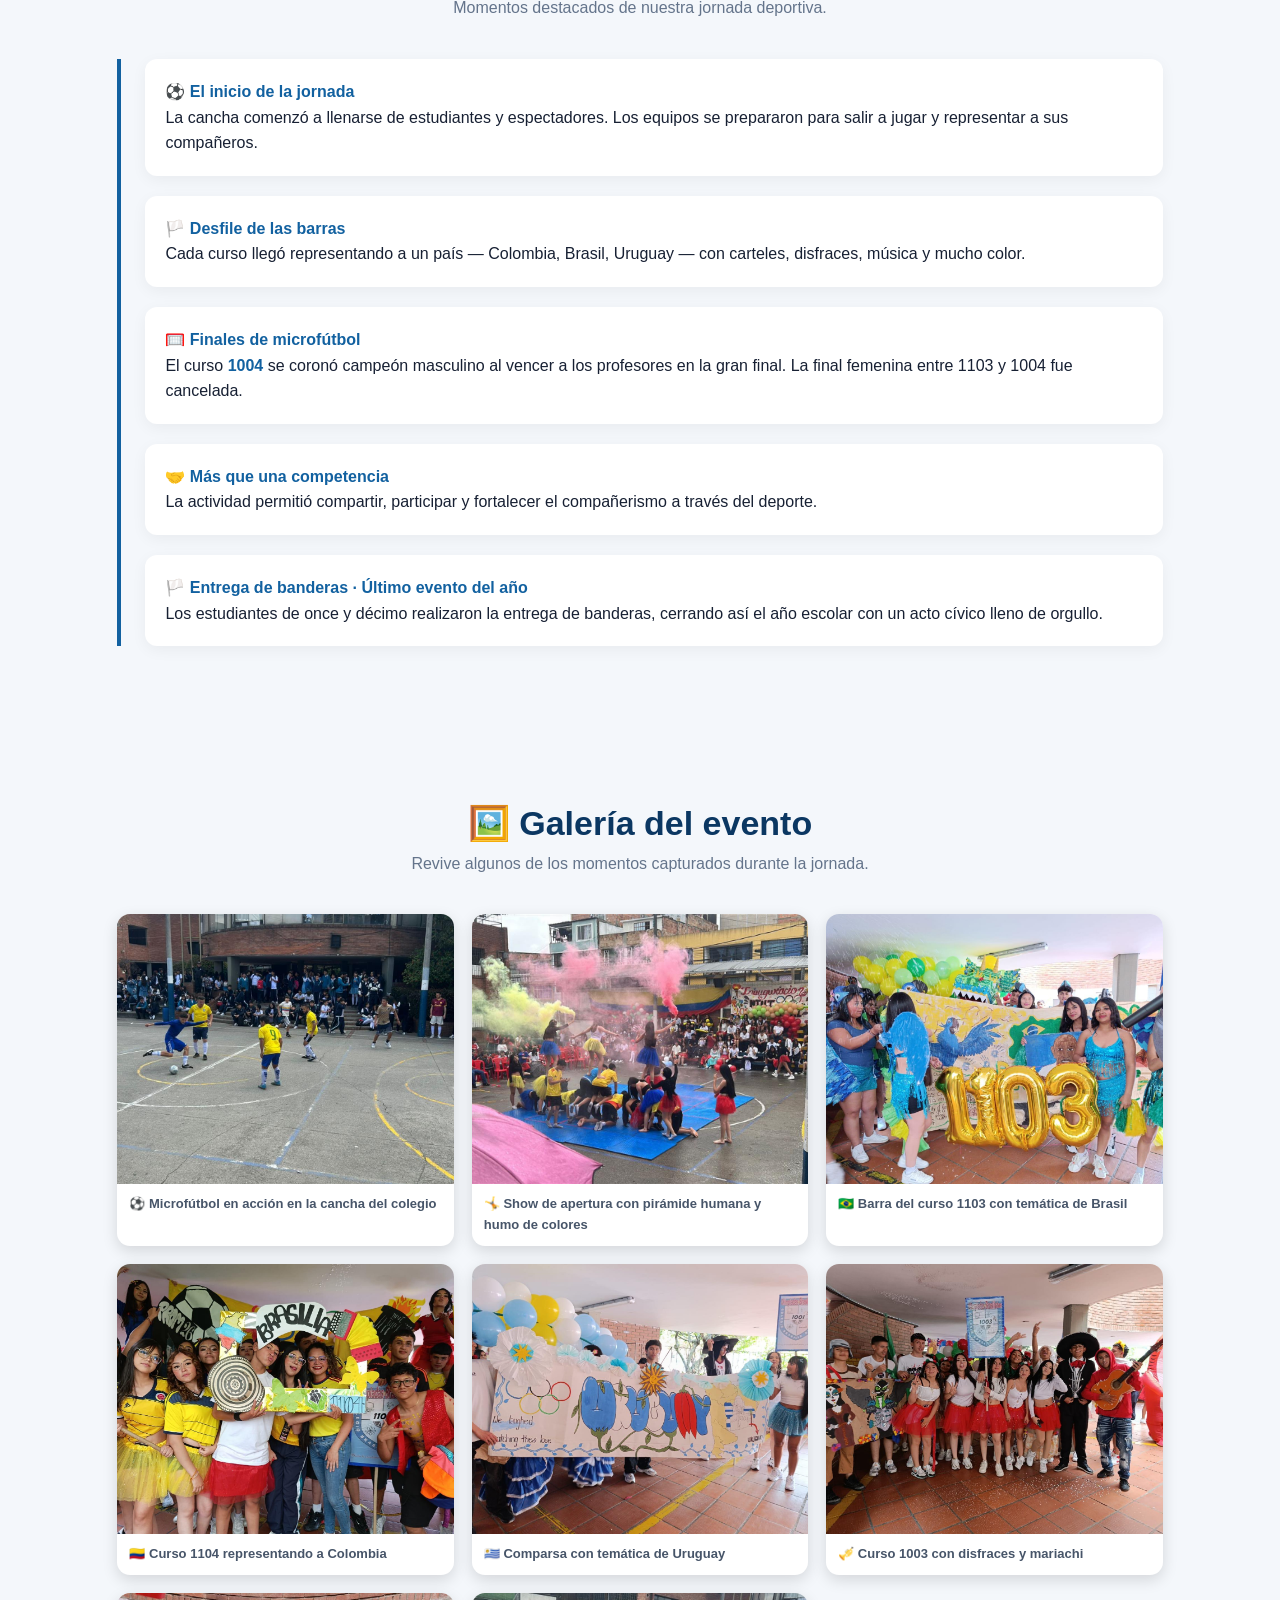
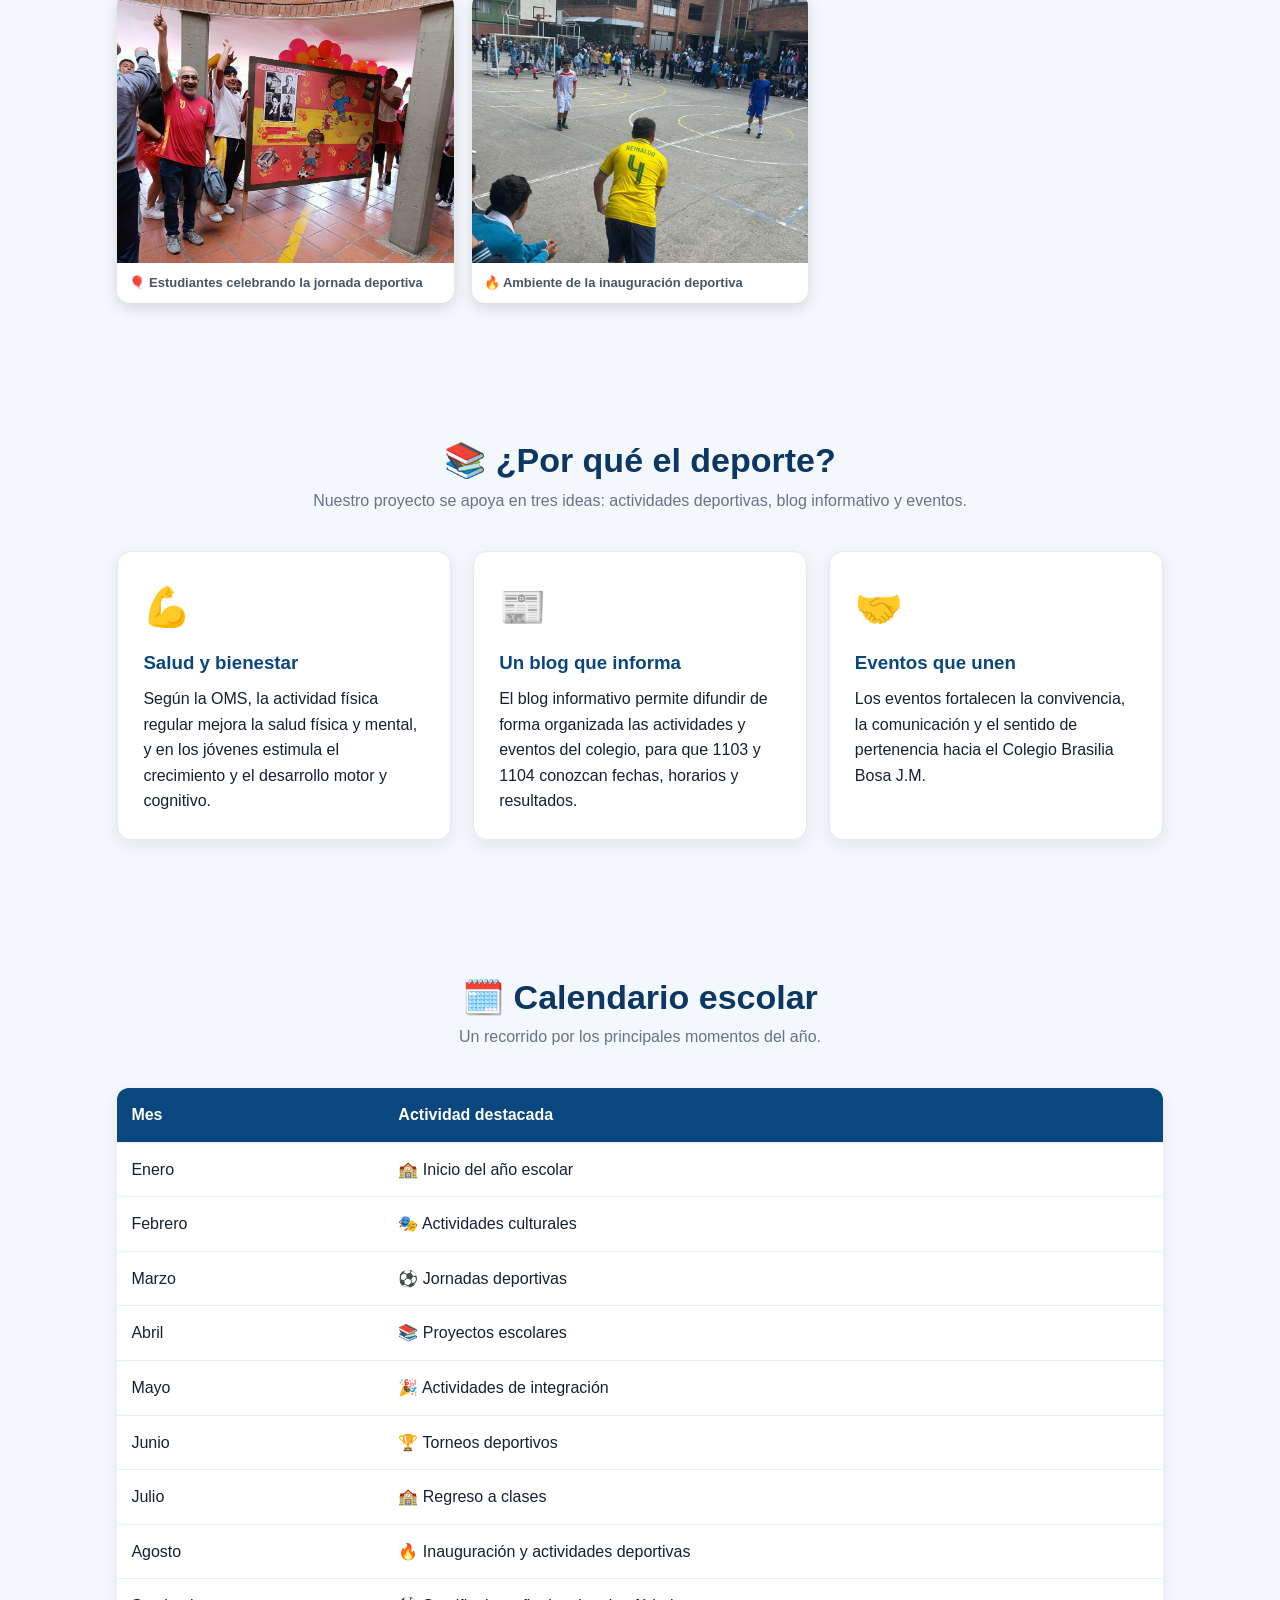
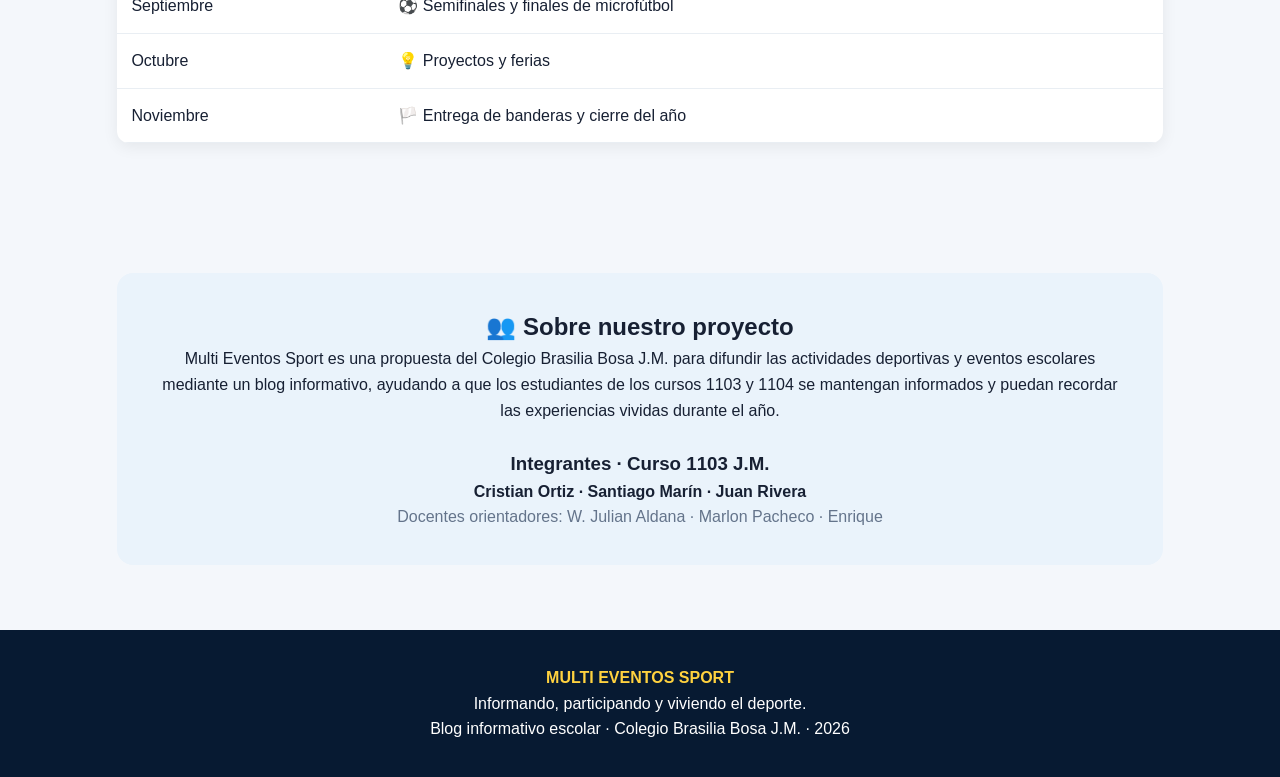
<file: Multi_Eventos_Sport_corregido (1)/index.html>
<!DOCTYPE html>
<html lang="es">
<head>
<meta charset="UTF-8">
<meta name="viewport" content="width=device-width, initial-scale=1.0">
<title>Multi Eventos Sport | Así se vivió</title>
<link rel="stylesheet" href="style.css">
</head>
<body>
<header>
<div class="nav">
<div class="logo">⚽ MULTI <span>EVENTOS SPORT</span></div>
<nav>
<a href="#inicio">Inicio</a><a href="#eventos">Eventos</a><a href="#inauguracion">Inauguración</a><a href="#resultados">Resultados</a><a href="#campeon">Campeón</a><a href="#banderas">Banderas</a><a href="#vivio">Así se vivió</a><a href="#galeria">Galería</a>
</nav>
</div>
</header>

<main>
<section class="hero" id="inicio">
<div>
<span class="tag">BLOG INFORMATIVO ESCOLAR · 2026</span>
<h1>Así se vivió el deporte en nuestro colegio</h1>
<p>Un espacio para conocer, compartir y recordar los eventos deportivos, culturales y escolares del Colegio Brasilia Bosa J.M. ¡Vive la emoción del microfútbol y de la comunidad 1103 y 1104!</p>
<a class="btn" href="#resultados">Ver resultados del torneo ↓</a>
</div>
</section>

<section id="eventos">
<div class="title"><h2>📅 Eventos del año</h2><p>Las actividades que reúnen a nuestra comunidad educativa.</p></div>
<div class="cards">
<div class="card"><div class="icon">⚽</div><h3>Torneos deportivos</h3><p>Encuentros de microfútbol masculino y femenino donde los estudiantes demuestran talento y trabajo en equipo.</p></div>
<div class="card"><div class="icon">🏃</div><h3>Jornadas recreativas</h3><p>Espacios para realizar actividad física, compartir con compañeros y fortalecer la convivencia.</p></div>
<div class="card"><div class="icon">🏆</div><h3>Campeonatos escolares</h3><p>Competencias llenas de emoción, respeto y espíritu deportivo entre diferentes cursos.</p></div>
<div class="card"><div class="icon">🎭</div><h3>Actividades culturales</h3><p>Presentaciones, barras y comparsas de países que muestran los talentos de los estudiantes.</p></div>
</div>
</section>

<section id="inauguracion">
<div class="title">
<h2>🔥 Inauguración deportiva</h2>
<p>Así comenzó una jornada llena de fútbol, emoción y participación estudiantil.</p>
</div>

<div class="feature">
<a href="#lb8"><img src="inauguracion_1.png" alt="Jornada deportiva de inauguración"></a>
<div>
<h3>⚽ ¡La cancha se llenó de emoción!</h3>
<p>La inauguración reunió a estudiantes y espectadores alrededor de la cancha escolar. Los equipos se prepararon para competir mientras la comunidad educativa acompañaba los encuentros desde los alrededores.</p>
<br>
<p>Las imágenes muestran el ambiente de la jornada, los jugadores en la cancha y el entusiasmo de los estudiantes que estuvieron presentes.</p>
</div>
</div>

<br><br>

<div class="video-box">
<video controls preload="metadata">
<source src="inauguracion.mp4" type="video/mp4">
Tu navegador no puede reproducir este video.
</video>
<div class="caption">🎬 Video de la inauguración · Así se vivió el evento</div>
</div>
</section>

<section id="resultados">
<div class="title"><h2>🏆 Resultados del microfútbol</h2><p>Semifinales y finales de la rama masculina y femenina.</p></div>
<div class="bracket-wrap">

<div class="bcol">
<h3>⚽ Rama masculina</h3>
<div class="sub">Semifinales &amp; final</div>
<div class="match">
<div class="lbl">Semifinal 1</div>
<div class="row lose"><span>Curso 1003</span></div>
<div class="vs">VS</div>
<div class="row win"><span>Curso 1004</span></div>
</div>
<div class="match">
<div class="lbl">Semifinal 2</div>
<div class="row lose"><span>Curso 1103</span></div>
<div class="vs">VS</div>
<div class="row win"><span>Profesores</span></div>
</div>
<div class="match final">
<div class="lbl">🏅 Gran final</div>
<div class="row win"><span>Curso 1004</span></div>
<div class="vs">VS</div>
<div class="row lose"><span>Profesores</span></div>
<p style="text-align:center;margin-top:8px;font-weight:800;color:#0b7a3b">🏆 ¡Campeón: Curso 1004!</p>
</div>
</div>

<div class="bcol women">
<h3>🏅 Rama femenina</h3>
<div class="sub">Gran final</div>
<div class="match final">
<div class="lbl">🏅 Gran final</div>
<div class="row lose"><span>Curso 1103</span></div>
<div class="vs">VS</div>
<div class="row lose"><span>Curso 1004</span></div>
<p style="text-align:center;margin-top:8px;font-weight:800;color:#c62f81">🚫 Partido cancelado</p>
</div>
<p style="color:#64748b;font-size:14px;margin-top:14px">La gran final femenina entre <strong>1103</strong> y <strong>1004</strong> fue <strong>cancelada</strong>, por lo que no se definió campeona en la rama femenina. ¡Gracias a todas las jugadoras por su esfuerzo y dedicación durante el torneo!</p>
</div>

</div>
</section>

<section id="campeon">
<div class="title"><h2>🏆 ¡Curso 1004, campeón del torneo!</h2><p>El equipo de 1004 se coronó campeón de la rama masculina tras vencer a los profesores en la gran final.</p></div>
<div class="feature">
<a href="#lb9"><img src="equipo_1004.png" alt="Equipo campeón del curso 1004"></a>
<div>
<h3>🥇 Los campeones del microfútbol</h3>
<p>Con esfuerzo, disciplina y mucho trabajo en equipo, los estudiantes del curso <strong>1004</strong> se llevaron el título masculino al ganarle a los <strong>profesores</strong> en una final llena de emoción.</p>
<br>
<p>¡Felicitaciones a todos los jugadores por su gran desempeño y por dejar en alto el nombre de su curso!</p>
</div>
</div>
<br><br>
<div class="video-box">
<video controls preload="metadata">
<source src="campeon_1004.mp4" type="video/mp4">
Tu navegador no puede reproducir este video.
</video>
<div class="caption">🎬 Celebración del equipo campeón · Curso 1004</div>
</div>
<details class="more">
<summary>Más información sobre la final</summary>
<p>El curso <strong>1004</strong> llegó a la gran final tras vencer a <strong>1003</strong> en semifinales y se enfrentó al equipo de <strong>profesores</strong>, al que superó para quedarse con el título de campeón de la rama masculina del torneo.</p>
</details>
</section>

<section>
<div class="highlight">
<div><h2>🏆 El deporte nos une</h2><p>Más allá de ganar o perder, cada actividad deportiva es una oportunidad para aprender sobre respeto, disciplina, cooperación y compañerismo.</p></div>
<div class="cards">
<div class="card"><div class="icon">🥅</div><h3>Microfútbol</h3><p>Partidos llenos de emoción.</p></div>
<div class="card"><div class="icon">🏳️</div><h3>Barras y comparsas</h3><p>Cada curso representa un país.</p></div>
</div>
</div>
</section>

<section id="banderas">
<div class="title"><h2>🏳️ Entrega de banderas · Último evento del año</h2><p>El cierre deportivo y cultural del año escolar a cargo de los cursos de once y décimo.</p></div>
<div class="feature">
<div>
<h3>🎓 Un cierre lleno de orgullo</h3>
<p>Como <strong>último evento del año</strong>, se realizó la <strong>entrega de banderas</strong> a cargo de los estudiantes de <strong>once</strong> y <strong>décimo</strong>, en un acto cívico lleno de respeto y sentido de pertenencia.</p>
<br>
<p>Con esta ceremonia se despidió un año lleno de deporte, cultura y buenos momentos para toda la comunidad del Colegio Brasilia Bosa J.M.</p>
</div>
<a href="#lb10"><img src="entrega_banderas.png" alt="Entrega de banderas de los cursos de once y décimo"></a>
</div>
<details class="more">
<summary>Más información sobre la ceremonia</summary>
<p>Durante la entrega de banderas, los estudiantes de <strong>décimo</strong> llevaban la <strong>bandera de Colombia</strong> y los de <strong>once</strong> la <strong>bandera del colegio</strong>. En el acto se realizaba el <strong>intercambio</strong> de las banderas, como símbolo del relevo y la despedida entre los cursos.</p>
</details>
</section>

<section id="vivio">
<div class="title"><h2>📸 Así se vivió</h2><p>Momentos destacados de nuestra jornada deportiva.</p></div>
<div class="timeline">
<div class="event"><strong>⚽ El inicio de la jornada</strong><p>La cancha comenzó a llenarse de estudiantes y espectadores. Los equipos se prepararon para salir a jugar y representar a sus compañeros.</p></div>
<div class="event"><strong>🏳️ Desfile de las barras</strong><p>Cada curso llegó representando a un país — Colombia, Brasil, Uruguay — con carteles, disfraces, música y mucho color.</p></div>
<div class="event"><strong>🥅 Finales de microfútbol</strong><p>El curso <strong>1004</strong> se coronó campeón masculino al vencer a los profesores en la gran final. La final femenina entre 1103 y 1004 fue cancelada.</p></div>
<div class="event"><strong>🤝 Más que una competencia</strong><p>La actividad permitió compartir, participar y fortalecer el compañerismo a través del deporte.</p></div>
<div class="event"><strong>🏳️ Entrega de banderas · Último evento del año</strong><p>Los estudiantes de once y décimo realizaron la entrega de banderas, cerrando así el año escolar con un acto cívico lleno de orgullo.</p></div>
</div>
</section>

<section id="galeria">
<div class="title"><h2>🖼️ Galería del evento</h2><p>Revive algunos de los momentos capturados durante la jornada.</p></div>
<div class="gallery">
<figure><a href="#lb1"><img src="foto_1.png" alt="Partido de microfútbol"></a><figcaption>⚽ Microfútbol en acción en la cancha del colegio</figcaption></figure>
<figure><a href="#lb2"><img src="foto_7.png" alt="Pirámide humana y show de apertura"></a><figcaption>🤸 Show de apertura con pirámide humana y humo de colores</figcaption></figure>
<figure><a href="#lb3"><img src="foto_3.png" alt="Barra del curso 1103 temática Brasil"></a><figcaption>🇧🇷 Barra del curso 1103 con temática de Brasil</figcaption></figure>
<figure><a href="#lb4"><img src="foto_6.png" alt="Curso 1104 con camisetas de Colombia"></a><figcaption>🇨🇴 Curso 1104 representando a Colombia</figcaption></figure>
<figure><a href="#lb5"><img src="foto_4.png" alt="Barra temática Uruguay"></a><figcaption>🇺🇾 Comparsa con temática de Uruguay</figcaption></figure>
<figure><a href="#lb6"><img src="foto_5.png" alt="Estudiantes disfrazados curso 1003"></a><figcaption>🎺 Curso 1003 con disfraces y mariachi</figcaption></figure>
<figure><a href="#lb7"><img src="foto_2.png" alt="Estudiantes celebrando el evento"></a><figcaption>🎈 Estudiantes celebrando la jornada deportiva</figcaption></figure>
<figure><a href="#lb8"><img src="inauguracion_1.png" alt="Inauguración deportiva"></a><figcaption>🔥 Ambiente de la inauguración deportiva</figcaption></figure>
</div>
</section>

<section>
<div class="title"><h2>📚 ¿Por qué el deporte?</h2><p>Nuestro proyecto se apoya en tres ideas: actividades deportivas, blog informativo y eventos.</p></div>
<div class="cards">
<div class="card"><div class="icon">💪</div><h3>Salud y bienestar</h3><p>Según la OMS, la actividad física regular mejora la salud física y mental, y en los jóvenes estimula el crecimiento y el desarrollo motor y cognitivo.</p></div>
<div class="card"><div class="icon">📰</div><h3>Un blog que informa</h3><p>El blog informativo permite difundir de forma organizada las actividades y eventos del colegio, para que 1103 y 1104 conozcan fechas, horarios y resultados.</p></div>
<div class="card"><div class="icon">🤝</div><h3>Eventos que unen</h3><p>Los eventos fortalecen la convivencia, la comunicación y el sentido de pertenencia hacia el Colegio Brasilia Bosa J.M.</p></div>
</div>
</section>

<section>
<div class="title"><h2>🗓️ Calendario escolar</h2><p>Un recorrido por los principales momentos del año.</p></div>
<table class="calendar">
<tr><th>Mes</th><th>Actividad destacada</th></tr>
<tr><td>Enero</td><td>🏫 Inicio del año escolar</td></tr>
<tr><td>Febrero</td><td>🎭 Actividades culturales</td></tr>
<tr><td>Marzo</td><td>⚽ Jornadas deportivas</td></tr>
<tr><td>Abril</td><td>📚 Proyectos escolares</td></tr>
<tr><td>Mayo</td><td>🎉 Actividades de integración</td></tr>
<tr><td>Junio</td><td>🏆 Torneos deportivos</td></tr>
<tr><td>Julio</td><td>🏫 Regreso a clases</td></tr>
<tr><td>Agosto</td><td>🔥 Inauguración y actividades deportivas</td></tr>
<tr><td>Septiembre</td><td>⚽ Semifinales y finales de microfútbol</td></tr>
<tr><td>Octubre</td><td>💡 Proyectos y ferias</td></tr>
<tr><td>Noviembre</td><td>🏳️ Entrega de banderas y cierre del año</td></tr>
</table>
</section>

<section>
<div class="team">
<h2>👥 Sobre nuestro proyecto</h2>
<p>Multi Eventos Sport es una propuesta del Colegio Brasilia Bosa J.M. para difundir las actividades deportivas y eventos escolares mediante un blog informativo, ayudando a que los estudiantes de los cursos 1103 y 1104 se mantengan informados y puedan recordar las experiencias vividas durante el año.</p>
<br>
<h3>Integrantes · Curso 1103 J.M.</h3>
<p><strong>Cristian Ortiz · Santiago Marín · Juan Rivera</strong></p>
<p style="color:#64748b">Docentes orientadores: W. Julian Aldana · Marlon Pacheco · Enrique</p>
</div>
</section>
</main>

<footer>
<p><strong>MULTI EVENTOS SPORT</strong></p>
<p>Informando, participando y viviendo el deporte.</p>
<p>Blog informativo escolar · Colegio Brasilia Bosa J.M. · 2026</p>
</footer>

<!-- Visores de imagen (ampliar al tocar) -->
<div id="lb1" class="lightbox"><a href="#galeria" class="lb-bg"></a><a href="#galeria" class="close">&times;</a><img src="foto_1.png" alt="Microfútbol en acción"><div class="cap">⚽ Microfútbol en acción en la cancha del colegio</div></div>
<div id="lb2" class="lightbox"><a href="#galeria" class="lb-bg"></a><a href="#galeria" class="close">&times;</a><img src="foto_7.png" alt="Show de apertura"><div class="cap">🤸 Show de apertura con pirámide humana y humo de colores</div></div>
<div id="lb3" class="lightbox"><a href="#galeria" class="lb-bg"></a><a href="#galeria" class="close">&times;</a><img src="foto_3.png" alt="Barra del curso 1103"><div class="cap">🇧🇷 Barra del curso 1103 con temática de Brasil</div></div>
<div id="lb4" class="lightbox"><a href="#galeria" class="lb-bg"></a><a href="#galeria" class="close">&times;</a><img src="foto_6.png" alt="Curso 1104"><div class="cap">🇨🇴 Curso 1104 representando a Colombia</div></div>
<div id="lb5" class="lightbox"><a href="#galeria" class="lb-bg"></a><a href="#galeria" class="close">&times;</a><img src="foto_4.png" alt="Comparsa Uruguay"><div class="cap">🇺🇾 Comparsa con temática de Uruguay</div></div>
<div id="lb6" class="lightbox"><a href="#galeria" class="lb-bg"></a><a href="#galeria" class="close">&times;</a><img src="foto_5.png" alt="Curso 1003"><div class="cap">🎺 Curso 1003 con disfraces y mariachi</div></div>
<div id="lb7" class="lightbox"><a href="#galeria" class="lb-bg"></a><a href="#galeria" class="close">&times;</a><img src="foto_2.png" alt="Estudiantes celebrando"><div class="cap">🎈 Estudiantes celebrando la jornada deportiva</div></div>
<div id="lb8" class="lightbox"><a href="#galeria" class="lb-bg"></a><a href="#galeria" class="close">&times;</a><img src="inauguracion_1.png" alt="Inauguración deportiva"><div class="cap">🔥 Ambiente de la inauguración deportiva</div></div>
<div id="lb9" class="lightbox"><a href="#campeon" class="lb-bg"></a><a href="#campeon" class="close">&times;</a><img src="equipo_1004.png" alt="Equipo campeón 1004"><div class="cap">🏆 Equipo campeón · Curso 1004</div></div>
<div id="lb10" class="lightbox"><a href="#banderas" class="lb-bg"></a><a href="#banderas" class="close">&times;</a><img src="entrega_banderas.png" alt="Entrega de banderas"><div class="cap">🏳️ Entrega de banderas · último evento del año</div></div>
</body>
</html>
</file>
<file: style.css>
*{box-sizing:border-box;margin:0;padding:0}
html{scroll-behavior:smooth}
body{font-family:Arial,Helvetica,sans-serif;background:#f4f7fb;color:#172033;line-height:1.6}
header{background:linear-gradient(135deg,#071a32,#1261a0);color:#fff;padding:18px 7%;position:sticky;top:0;z-index:20;box-shadow:0 3px 12px #0003}
.nav{display:flex;align-items:center;justify-content:space-between;gap:20px}
.logo{font-size:24px;font-weight:800}.logo span{color:#ffd23f}
nav a{color:#fff;text-decoration:none;margin-left:15px;font-weight:700;font-size:14px}
.hero{min-height:500px;display:flex;align-items:center;padding:75px 8%;color:#fff;background:linear-gradient(90deg,#071a32e8,#0b477fba),url('inauguracion_1.png') center 38%/cover}
.hero div{max-width:760px}.tag{display:inline-block;background:#ffd23f;color:#172033;padding:7px 14px;border-radius:20px;font-weight:800;margin-bottom:18px}
h1{font-size:clamp(40px,7vw,70px);line-height:1.04;margin-bottom:18px}.hero p{font-size:20px;max-width:700px}
.btn{display:inline-block;margin-top:25px;padding:12px 22px;background:#ffd23f;color:#172033;border-radius:8px;text-decoration:none;font-weight:800}
section{padding:65px 8%;max-width:1250px;margin:auto}.title{text-align:center;margin-bottom:38px}.title h2{font-size:34px;color:#0b3762}.title p{color:#64748b}
.cards{display:grid;grid-template-columns:repeat(auto-fit,minmax(230px,1fr));gap:22px}
.card{background:#fff;border-radius:14px;padding:25px;box-shadow:0 5px 18px #17324d14;border:1px solid #e5eaf0}.card .icon{font-size:38px;margin-bottom:10px}.card h3{margin-bottom:8px;color:#0b477f}
.feature{display:grid;grid-template-columns:1.15fr .85fr;gap:28px;align-items:center;background:#fff;padding:22px;border-radius:18px;box-shadow:0 6px 22px #17324d16}
.feature img{width:100%;height:430px;object-fit:cover;border-radius:13px}
.feature h3{font-size:30px;color:#0b477f;margin-bottom:12px}
.video-box{background:#071a32;border-radius:18px;padding:16px;box-shadow:0 6px 22px #17324d22}
.video-box video{width:100%;display:block;border-radius:12px;max-height:560px;background:#000}
.caption{color:#fff;text-align:center;padding:12px 5px 2px}
.timeline{border-left:4px solid #1261a0;padding-left:24px}.event{background:#fff;margin-bottom:20px;padding:20px;border-radius:12px;box-shadow:0 4px 15px #0000000d}.event strong{color:#1261a0}
.gallery{display:grid;grid-template-columns:repeat(auto-fit,minmax(250px,1fr));gap:18px}.gallery figure{margin:0;background:#fff;border-radius:13px;overflow:hidden;box-shadow:0 5px 15px #0002}.gallery img{width:100%;height:270px;object-fit:cover;display:block}.gallery figcaption{padding:10px 12px;font-size:13px;color:#475569;font-weight:600}
.calendar{width:100%;border-collapse:collapse;background:#fff;border-radius:12px;overflow:hidden;box-shadow:0 4px 16px #0001}.calendar th,.calendar td{padding:14px;text-align:left;border-bottom:1px solid #e9eef3}.calendar th{background:#0b477f;color:#fff}
.highlight{background:#0b1f3a;color:#fff;border-radius:18px;padding:38px;display:grid;grid-template-columns:1fr 1fr;gap:30px;align-items:center}.highlight h2{font-size:35px;margin-bottom:12px}
.team{text-align:center;background:#eaf3fb;border-radius:16px;padding:35px}footer{background:#071a32;color:#fff;text-align:center;padding:35px 8%}footer strong{color:#ffd23f}
/* Logo */
.hero{justify-content:space-between;gap:30px}
.hero-logo{width:min(400px,36%);height:auto;filter:drop-shadow(0 10px 25px #0008)}
.logo{display:flex;align-items:center;gap:10px}
.logo-img{height:42px;width:42px;object-fit:contain}
/* Resultados / llaves */
.bracket-wrap{display:grid;grid-template-columns:1fr 1fr;gap:26px}
.bcol{background:#fff;border-radius:16px;padding:26px;box-shadow:0 6px 22px #17324d16;border-top:6px solid #1261a0}
.bcol.women{border-top-color:#e0459a}
.bcol h3{color:#0b477f;font-size:23px;margin-bottom:6px}.bcol.women h3{color:#c62f81}
.bcol .sub{color:#64748b;font-size:14px;margin-bottom:18px}
.match{border:1px solid #e5eaf0;border-radius:10px;padding:12px 14px;margin-bottom:12px;background:#f8fbff}
.match .lbl{font-size:12px;font-weight:800;letter-spacing:.5px;color:#1261a0;text-transform:uppercase;margin-bottom:8px}
.bcol.women .match .lbl{color:#c62f81}
.row{display:flex;justify-content:space-between;align-items:center;padding:6px 0;font-weight:700}
.row.win{color:#0b7a3b}.row.win::after{content:'✅';margin-left:8px}
.row.lose{color:#94a3b8}
.vs{text-align:center;color:#cbd5e1;font-weight:800;font-size:12px;margin:2px 0}
.final{background:linear-gradient(135deg,#fff8e1,#fff);border:2px dashed #ffd23f}
.final .lbl{color:#b7791f}
.bcol.women .final{background:linear-gradient(135deg,#fff0f7,#fff);border-color:#e0459a}.bcol.women .final .lbl{color:#c62f81}
.pending{color:#e07b00;font-weight:800}
@media(max-width:800px){
.feature,.highlight,.bracket-wrap{grid-template-columns:1fr}.feature img{height:320px}.hero{min-height:540px}
/* Menú visible en celular: se desliza de lado */
html{scroll-padding-top:110px}
.hero{flex-direction:column-reverse;justify-content:center;text-align:center;gap:20px}
.hero-logo{width:210px}
.logo-img{height:34px;width:34px}
header{padding:12px 5%}
.nav{flex-direction:column;align-items:flex-start;gap:8px}
.logo{font-size:20px}
nav{display:flex;width:100%;overflow-x:auto;gap:8px;padding-bottom:6px;-webkit-overflow-scrolling:touch;scrollbar-width:none}
nav::-webkit-scrollbar{display:none}
nav a{margin-left:0;white-space:nowrap;background:#ffffff22;padding:7px 13px;border-radius:20px;font-size:13px}
}
/* Click para ampliar + info extra */
.gallery a{display:block;overflow:hidden;cursor:zoom-in}
.gallery figure img,.feature img{transition:transform .4s}
.gallery figure:hover img{transform:scale(1.07)}
.feature a{display:block;cursor:zoom-in}
.lightbox{position:fixed;inset:0;background:#000000ee;display:flex;align-items:center;justify-content:center;opacity:0;pointer-events:none;transition:.25s;z-index:100;padding:30px}
.lightbox:target{opacity:1;pointer-events:auto}
.lightbox .lb-bg{position:absolute;inset:0;cursor:zoom-out}
.lightbox img{position:relative;max-width:92%;max-height:86%;border-radius:12px;box-shadow:0 12px 45px #000;object-fit:contain}
.lightbox .close{position:absolute;top:18px;right:28px;color:#fff;font-size:42px;text-decoration:none;font-weight:800;line-height:1;z-index:2}
.lightbox .cap{position:absolute;bottom:24px;left:0;right:0;text-align:center;color:#fff;font-weight:600;padding:0 20px;font-size:15px}
.more{margin-top:18px;background:#f0f6fd;border:1px solid #d4e4f5;border-radius:12px;padding:2px 18px}
.more summary{cursor:pointer;font-weight:800;color:#1261a0;padding:14px 0;list-style:none;outline:none}
.more summary::-webkit-details-marker{display:none}
.more summary::before{content:'➕  '}
.more[open] summary::before{content:'➖  '}
.more p{padding:0 0 16px;color:#334155}
</file>
<file: Multi_Eventos_Sport_corregido (1)/style.css>
*{box-sizing:border-box;margin:0;padding:0}
html{scroll-behavior:smooth}
body{font-family:Arial,Helvetica,sans-serif;background:#f4f7fb;color:#172033;line-height:1.6}
header{background:linear-gradient(135deg,#071a32,#1261a0);color:#fff;padding:18px 7%;position:sticky;top:0;z-index:20;box-shadow:0 3px 12px #0003}
.nav{display:flex;align-items:center;justify-content:space-between;gap:20px}
.logo{font-size:24px;font-weight:800}.logo span{color:#ffd23f}
nav a{color:#fff;text-decoration:none;margin-left:15px;font-weight:700;font-size:14px}
.hero{min-height:500px;display:flex;align-items:center;padding:75px 8%;color:#fff;background:linear-gradient(90deg,#071a32e8,#0b477fba),url('inauguracion_1.png') center 38%/cover}
.hero div{max-width:760px}.tag{display:inline-block;background:#ffd23f;color:#172033;padding:7px 14px;border-radius:20px;font-weight:800;margin-bottom:18px}
h1{font-size:clamp(40px,7vw,70px);line-height:1.04;margin-bottom:18px}.hero p{font-size:20px;max-width:700px}
.btn{display:inline-block;margin-top:25px;padding:12px 22px;background:#ffd23f;color:#172033;border-radius:8px;text-decoration:none;font-weight:800}
section{padding:65px 8%;max-width:1250px;margin:auto}.title{text-align:center;margin-bottom:38px}.title h2{font-size:34px;color:#0b3762}.title p{color:#64748b}
.cards{display:grid;grid-template-columns:repeat(auto-fit,minmax(230px,1fr));gap:22px}
.card{background:#fff;border-radius:14px;padding:25px;box-shadow:0 5px 18px #17324d14;border:1px solid #e5eaf0}.card .icon{font-size:38px;margin-bottom:10px}.card h3{margin-bottom:8px;color:#0b477f}
.feature{display:grid;grid-template-columns:1.15fr .85fr;gap:28px;align-items:center;background:#fff;padding:22px;border-radius:18px;box-shadow:0 6px 22px #17324d16}
.feature img{width:100%;height:430px;object-fit:cover;border-radius:13px}
.feature h3{font-size:30px;color:#0b477f;margin-bottom:12px}
.video-box{background:#071a32;border-radius:18px;padding:16px;box-shadow:0 6px 22px #17324d22}
.video-box video{width:100%;display:block;border-radius:12px;max-height:560px;background:#000}
.caption{color:#fff;text-align:center;padding:12px 5px 2px}
.timeline{border-left:4px solid #1261a0;padding-left:24px}.event{background:#fff;margin-bottom:20px;padding:20px;border-radius:12px;box-shadow:0 4px 15px #0000000d}.event strong{color:#1261a0}
.gallery{display:grid;grid-template-columns:repeat(auto-fit,minmax(250px,1fr));gap:18px}.gallery figure{margin:0;background:#fff;border-radius:13px;overflow:hidden;box-shadow:0 5px 15px #0002}.gallery img{width:100%;height:270px;object-fit:cover;display:block}.gallery figcaption{padding:10px 12px;font-size:13px;color:#475569;font-weight:600}
.calendar{width:100%;border-collapse:collapse;background:#fff;border-radius:12px;overflow:hidden;box-shadow:0 4px 16px #0001}.calendar th,.calendar td{padding:14px;text-align:left;border-bottom:1px solid #e9eef3}.calendar th{background:#0b477f;color:#fff}
.highlight{background:#0b1f3a;color:#fff;border-radius:18px;padding:38px;display:grid;grid-template-columns:1fr 1fr;gap:30px;align-items:center}.highlight h2{font-size:35px;margin-bottom:12px}
.team{text-align:center;background:#eaf3fb;border-radius:16px;padding:35px}footer{background:#071a32;color:#fff;text-align:center;padding:35px 8%}footer strong{color:#ffd23f}
/* Resultados / llaves */
.bracket-wrap{display:grid;grid-template-columns:1fr 1fr;gap:26px}
.bcol{background:#fff;border-radius:16px;padding:26px;box-shadow:0 6px 22px #17324d16;border-top:6px solid #1261a0}
.bcol.women{border-top-color:#e0459a}
.bcol h3{color:#0b477f;font-size:23px;margin-bottom:6px}.bcol.women h3{color:#c62f81}
.bcol .sub{color:#64748b;font-size:14px;margin-bottom:18px}
.match{border:1px solid #e5eaf0;border-radius:10px;padding:12px 14px;margin-bottom:12px;background:#f8fbff}
.match .lbl{font-size:12px;font-weight:800;letter-spacing:.5px;color:#1261a0;text-transform:uppercase;margin-bottom:8px}
.bcol.women .match .lbl{color:#c62f81}
.row{display:flex;justify-content:space-between;align-items:center;padding:6px 0;font-weight:700}
.row.win{color:#0b7a3b}.row.win::after{content:'✅';margin-left:8px}
.row.lose{color:#94a3b8}
.vs{text-align:center;color:#cbd5e1;font-weight:800;font-size:12px;margin:2px 0}
.final{background:linear-gradient(135deg,#fff8e1,#fff);border:2px dashed #ffd23f}
.final .lbl{color:#b7791f}
.bcol.women .final{background:linear-gradient(135deg,#fff0f7,#fff);border-color:#e0459a}.bcol.women .final .lbl{color:#c62f81}
.pending{color:#e07b00;font-weight:800}
@media(max-width:800px){
.feature,.highlight,.bracket-wrap{grid-template-columns:1fr}.feature img{height:320px}.hero{min-height:540px}
/* Menú visible en celular: se desliza de lado */
html{scroll-padding-top:110px}
header{padding:12px 5%}
.nav{flex-direction:column;align-items:flex-start;gap:8px}
.logo{font-size:20px}
nav{display:flex;width:100%;overflow-x:auto;gap:8px;padding-bottom:6px;-webkit-overflow-scrolling:touch;scrollbar-width:none}
nav::-webkit-scrollbar{display:none}
nav a{margin-left:0;white-space:nowrap;background:#ffffff22;padding:7px 13px;border-radius:20px;font-size:13px}
}
/* Click para ampliar + info extra */
.gallery a{display:block;overflow:hidden;cursor:zoom-in}
.gallery figure img,.feature img{transition:transform .4s}
.gallery figure:hover img{transform:scale(1.07)}
.feature a{display:block;cursor:zoom-in}
.lightbox{position:fixed;inset:0;background:#000000ee;display:flex;align-items:center;justify-content:center;opacity:0;pointer-events:none;transition:.25s;z-index:100;padding:30px}
.lightbox:target{opacity:1;pointer-events:auto}
.lightbox .lb-bg{position:absolute;inset:0;cursor:zoom-out}
.lightbox img{position:relative;max-width:92%;max-height:86%;border-radius:12px;box-shadow:0 12px 45px #000;object-fit:contain}
.lightbox .close{position:absolute;top:18px;right:28px;color:#fff;font-size:42px;text-decoration:none;font-weight:800;line-height:1;z-index:2}
.lightbox .cap{position:absolute;bottom:24px;left:0;right:0;text-align:center;color:#fff;font-weight:600;padding:0 20px;font-size:15px}
.more{margin-top:18px;background:#f0f6fd;border:1px solid #d4e4f5;border-radius:12px;padding:2px 18px}
.more summary{cursor:pointer;font-weight:800;color:#1261a0;padding:14px 0;list-style:none;outline:none}
.more summary::-webkit-details-marker{display:none}
.more summary::before{content:'➕  '}
.more[open] summary::before{content:'➖  '}
.more p{padding:0 0 16px;color:#334155}
</file>
